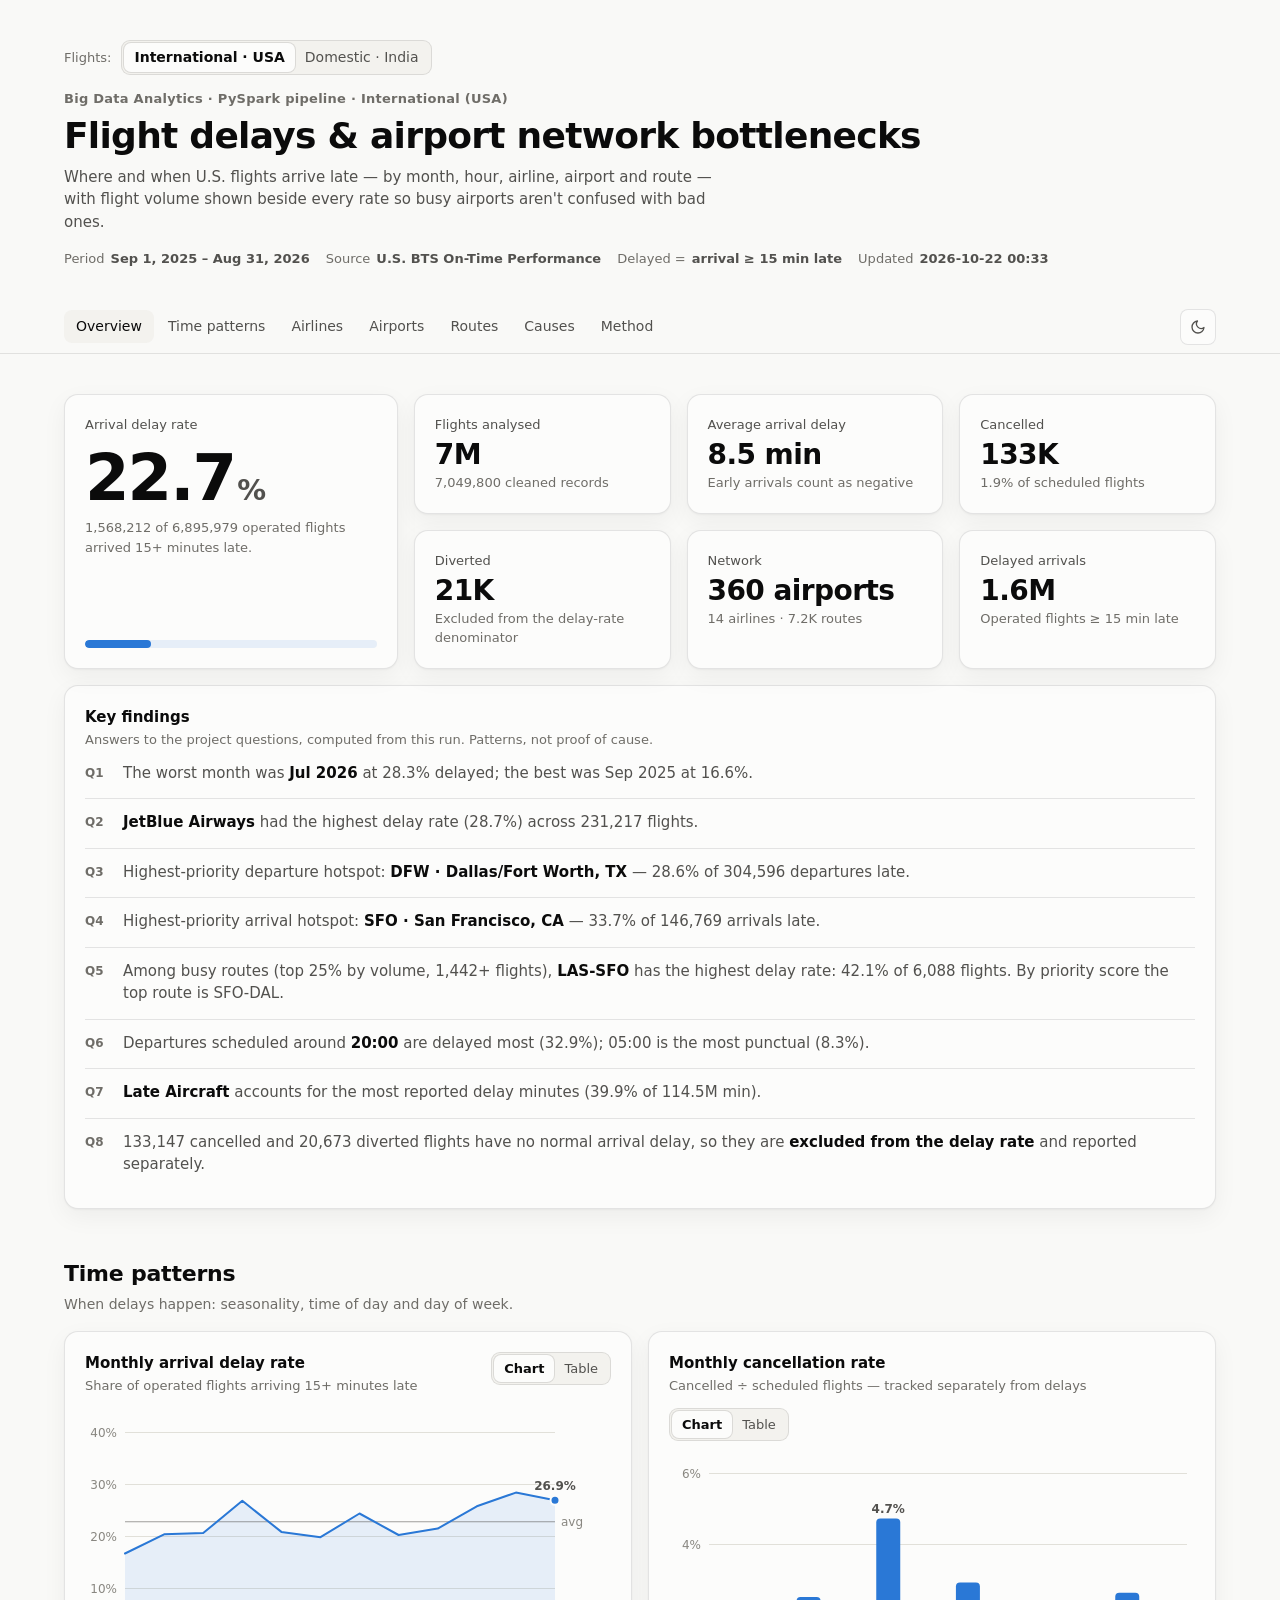
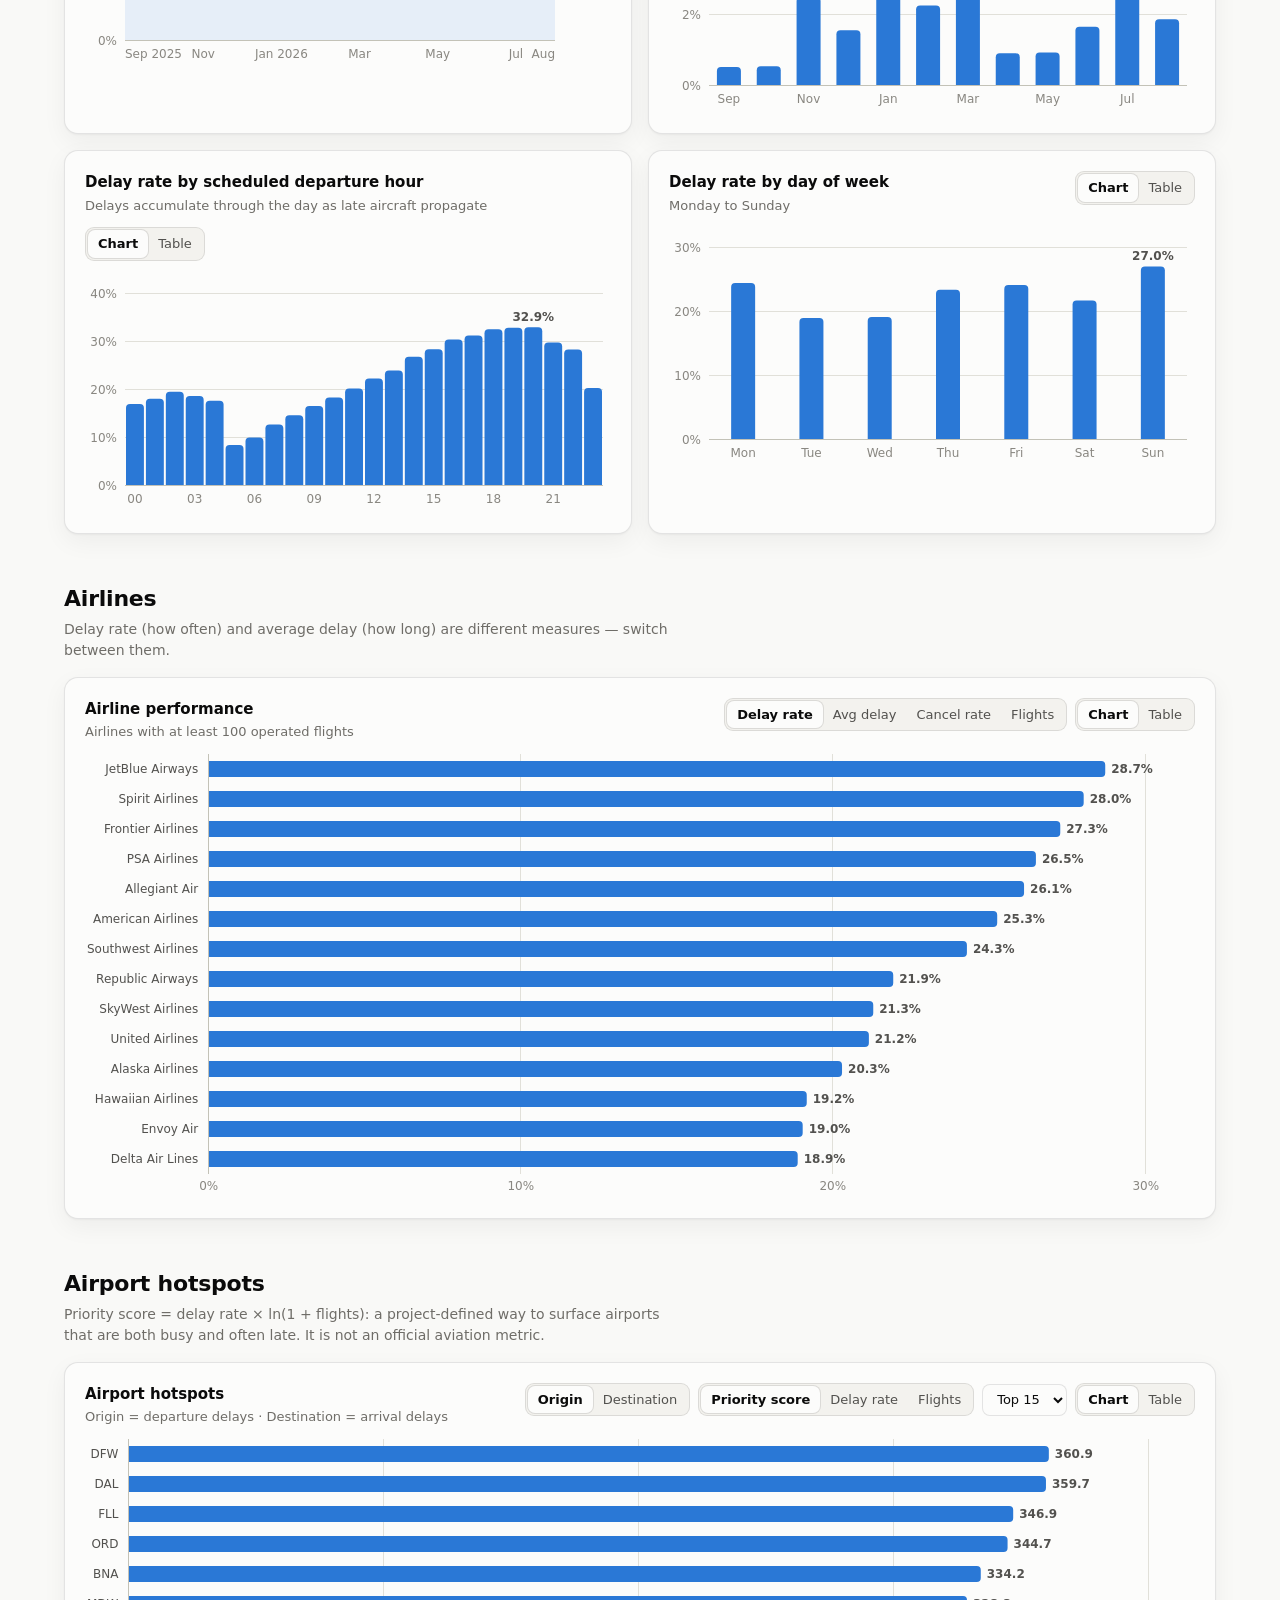
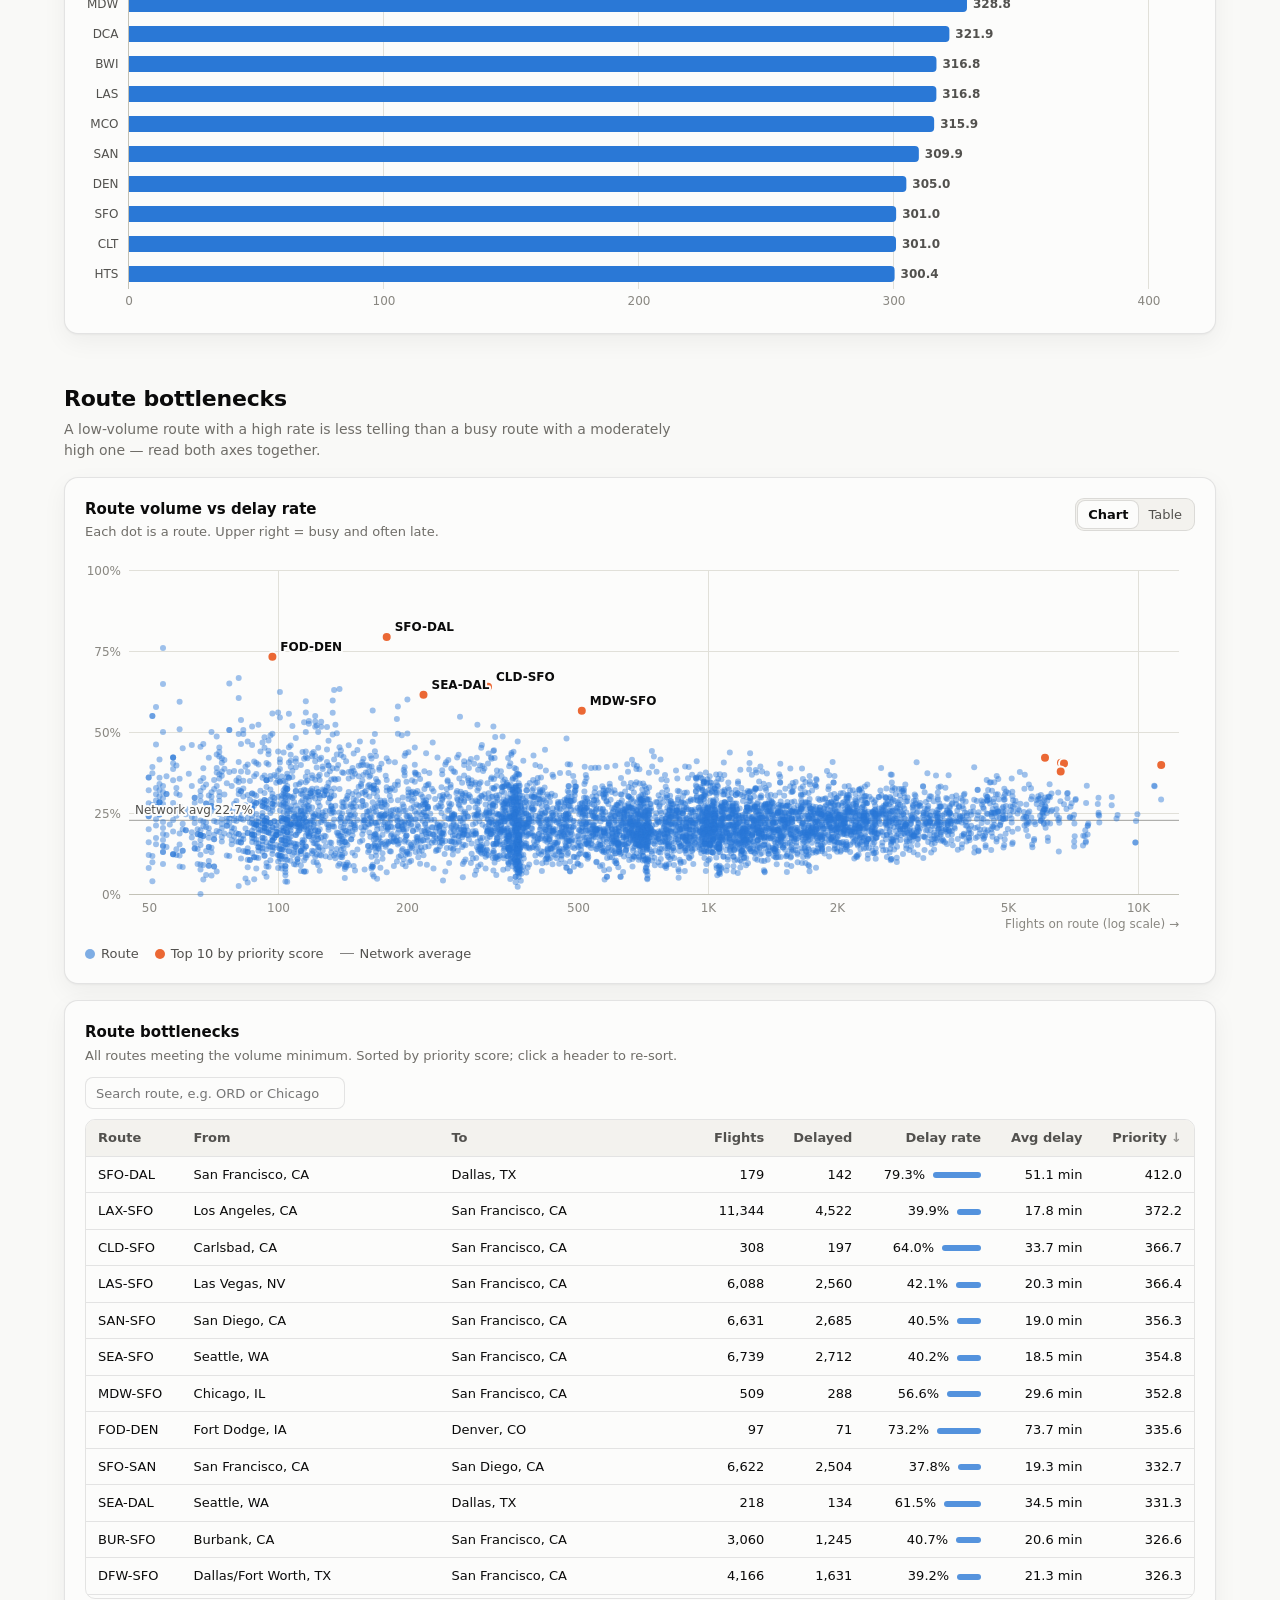
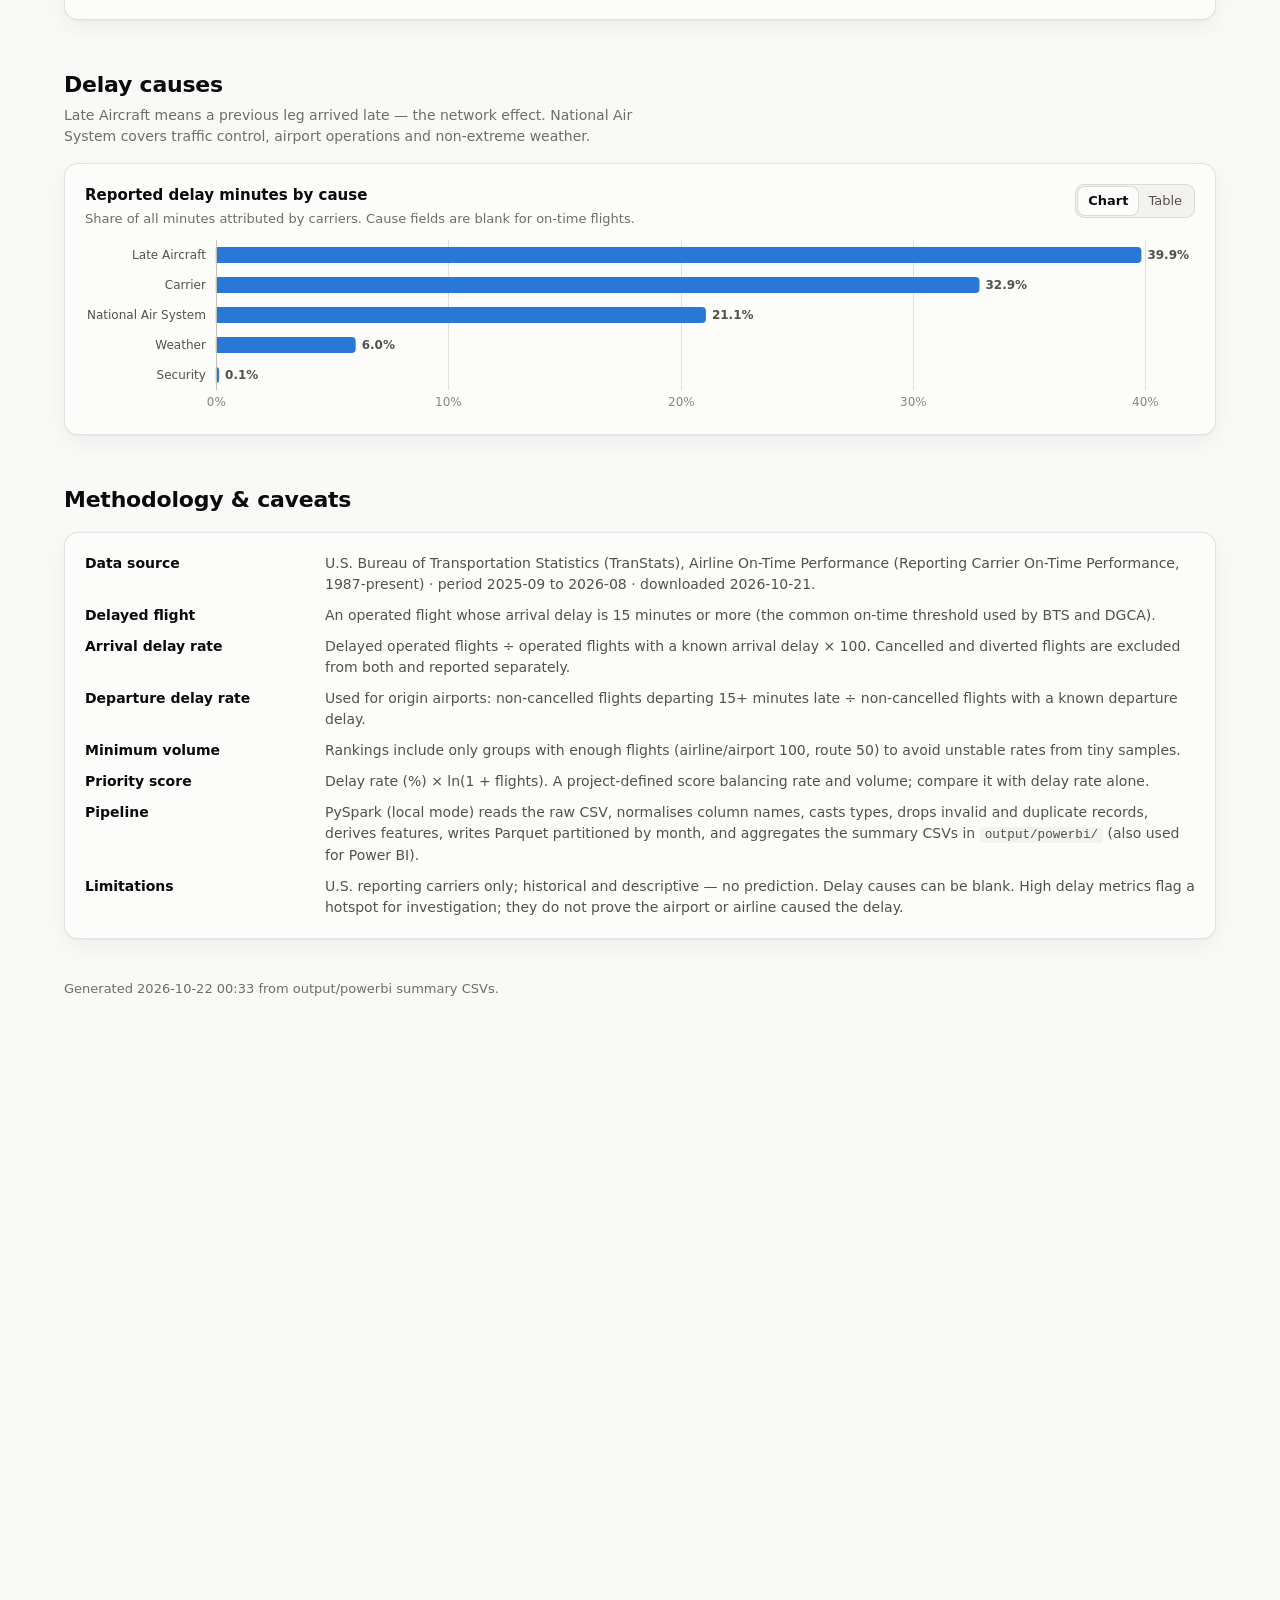
<file: dashboard/index.html>
<!doctype html>
<html lang="en">
<head>
<meta charset="utf-8">
<meta name="viewport" content="width=device-width, initial-scale=1">
<title>Flight Delay Analysis</title>
<meta name="description" content="Flight delay patterns and airport network bottlenecks for International (USA, BTS) and Domestic (India) flights, processed with PySpark.">
<link rel="icon" href="data:image/svg+xml,%3Csvg xmlns='http://www.w3.org/2000/svg' viewBox='0 0 24 24'%3E%3Cpath fill='%232a78d6' d='M21 16v-2l-8-5V3.5a1.5 1.5 0 0 0-3 0V9l-8 5v2l8-2.5V19l-2 1.5V22l3.5-1 3.5 1v-1.5L13 19v-5.5z'/%3E%3C/svg%3E">
<style>
:root {
  color-scheme: light;
  --page: #f9f9f7;
  --surface: #fcfcfb;
  --surface-2: #f3f2ee;
  --ink: #0b0b0b;
  --ink-2: #52514e;
  --muted: #6f6d68;
  --axis-text: #898781;
  --grid: #e1e0d9;
  --baseline: #c3c2b7;
  --border: rgba(11, 11, 11, 0.10);
  --series-1: #2a78d6;
  --series-1-wash: rgba(42, 120, 214, 0.10);
  --series-2: #eb6834;
  --series-1-hover: #1c5cab;
  --critical: #d03b3b;
  --warning-bg: #fff4dc;
  --warning-ink: #6b4a00;
  --focus: #2a78d6;
  --shadow: 0 1px 2px rgba(11, 11, 11, 0.04), 0 8px 24px rgba(11, 11, 11, 0.05);
}
@media (prefers-color-scheme: dark) {
  :root:not([data-theme="light"]) {
    color-scheme: dark;
    --page: #0d0d0d;
    --surface: #1a1a19;
    --surface-2: #232321;
    --ink: #f0efec;
    --ink-2: #c3c2b7;
    --muted: #9c9a93;
    --axis-text: #898781;
    --grid: #2c2c2a;
    --baseline: #383835;
    --border: rgba(255, 255, 255, 0.10);
    --series-1: #3987e5;
    --series-1-wash: rgba(57, 135, 229, 0.14);
    --series-2: #d95926;
    --series-1-hover: #6da7ec;
    --critical: #e66767;
    --warning-bg: #3a2e12;
    --warning-ink: #f5d690;
    --focus: #6da7ec;
    --shadow: none;
  }
}
:root[data-theme="dark"] {
  color-scheme: dark;
  --page: #0d0d0d;
  --surface: #1a1a19;
  --surface-2: #232321;
  --ink: #f0efec;
  --ink-2: #c3c2b7;
  --muted: #9c9a93;
  --axis-text: #898781;
  --grid: #2c2c2a;
  --baseline: #383835;
  --border: rgba(255, 255, 255, 0.10);
  --series-1: #3987e5;
  --series-1-wash: rgba(57, 135, 229, 0.14);
  --series-2: #d95926;
  --series-1-hover: #6da7ec;
  --critical: #e66767;
  --warning-bg: #3a2e12;
  --warning-ink: #f5d690;
  --focus: #6da7ec;
  --shadow: none;
}

* { box-sizing: border-box; }
html { scroll-behavior: smooth; scroll-padding-top: 72px; }
body {
  margin: 0;
  background: var(--page);
  color: var(--ink);
  font: 15px/1.5 system-ui, -apple-system, "Segoe UI", Roboto, sans-serif;
  -webkit-font-smoothing: antialiased;
}
a { color: var(--series-1); }
button { font: inherit; color: inherit; }
:focus-visible { outline: 2px solid var(--focus); outline-offset: 2px; border-radius: 4px; }

.wrap { max-width: 1200px; margin: 0 auto; padding: 0 24px; }
@media (max-width: 640px) { .wrap { padding: 0 16px; } }

/* Header */
header.top { padding: 40px 0 8px; }
.eyebrow { font-size: 13px; font-weight: 600; letter-spacing: .02em; color: var(--muted); margin: 0 0 6px; }
h1 { font-size: clamp(26px, 4vw, 36px); line-height: 1.15; margin: 0; letter-spacing: -0.02em; font-weight: 700; }
.lede { color: var(--ink-2); margin: 10px 0 0; max-width: 68ch; }
.meta-row { display: flex; flex-wrap: wrap; gap: 8px 16px; margin-top: 16px; font-size: 13px; color: var(--muted); }
.meta-row span { display: inline-flex; gap: 6px; align-items: center; }
.meta-row b { color: var(--ink-2); font-weight: 600; }
.banner {
  margin-top: 16px; padding: 10px 14px; border-radius: 10px;
  background: var(--warning-bg); color: var(--warning-ink); font-size: 14px;
  display: flex; gap: 10px; align-items: flex-start;
}
.banner svg { flex: none; margin-top: 2px; }
.dataset-switch { display: flex; flex-wrap: wrap; align-items: center; gap: 10px; margin: 0 0 14px; font-size: 13px; color: var(--muted); }
.dataset-switch .seg button { font-size: 14px; }

/* Nav */
nav.sections {
  position: sticky; top: 0; z-index: 20;
  background: color-mix(in srgb, var(--page) 88%, transparent);
  backdrop-filter: saturate(1.4) blur(10px);
  border-bottom: 1px solid var(--border);
  margin-top: 24px;
}
nav.sections .wrap { display: flex; align-items: center; gap: 4px; height: 52px; }
.nav-links { display: flex; gap: 2px; overflow-x: auto; scrollbar-width: none; flex: 1; min-width: 0; }
.nav-links::-webkit-scrollbar { display: none; }
.nav-links a {
  color: var(--ink-2); text-decoration: none; font-size: 14px; font-weight: 500;
  padding: 6px 12px; border-radius: 8px; white-space: nowrap;
}
.nav-links a:hover { background: var(--surface-2); color: var(--ink); }
.nav-links a.active { color: var(--ink); background: var(--surface-2); }
.icon-btn {
  flex: none; width: 36px; height: 36px; border-radius: 8px; border: 1px solid var(--border);
  background: var(--surface); display: grid; place-items: center; cursor: pointer; color: var(--ink-2);
}
.icon-btn:hover { color: var(--ink); background: var(--surface-2); }

/* Sections */
section.block { padding: 40px 0 8px; }
.section-head { display: flex; flex-wrap: wrap; align-items: end; justify-content: space-between; gap: 12px; margin-bottom: 16px; }
h2 { font-size: 22px; margin: 0; letter-spacing: -0.01em; }
.section-sub { color: var(--muted); margin: 4px 0 0; font-size: 14px; max-width: 70ch; }
.grid { display: grid; gap: 16px; }
.grid.two { grid-template-columns: repeat(2, minmax(0, 1fr)); }
@media (max-width: 900px) { .grid.two { grid-template-columns: minmax(0, 1fr); } }

.card {
  background: var(--surface); border: 1px solid var(--border); border-radius: 14px;
  padding: 20px; box-shadow: var(--shadow); min-width: 0;
}
.card-head { display: flex; justify-content: space-between; align-items: start; gap: 12px; margin-bottom: 12px; flex-wrap: wrap; }
.card h3 { font-size: 15px; margin: 0; font-weight: 600; }
.card .sub { font-size: 13px; color: var(--muted); margin: 2px 0 0; }
.controls { display: flex; flex-wrap: wrap; gap: 8px; align-items: center; }

/* Segmented control */
.seg { display: inline-flex; padding: 2px; border-radius: 9px; background: var(--surface-2); border: 1px solid var(--border); }
.seg button {
  border: 0; background: transparent; padding: 4px 10px; border-radius: 7px; cursor: pointer;
  font-size: 13px; color: var(--ink-2); white-space: nowrap;
}
.seg button[aria-pressed="true"] { background: var(--surface); color: var(--ink); box-shadow: 0 0 0 1px var(--border); font-weight: 600; }
.seg button:hover:not([aria-pressed="true"]) { color: var(--ink); }

input[type="search"], select {
  font: inherit; font-size: 13px; color: var(--ink); background: var(--surface);
  border: 1px solid var(--border); border-radius: 8px; padding: 5px 10px; height: 32px;
}
input[type="search"] { width: 260px; max-width: 100%; }

/* KPI */
.kpis { display: grid; grid-template-columns: 1.3fr repeat(3, minmax(0, 1fr)); gap: 16px; }
@media (max-width: 1000px) { .kpis { grid-template-columns: repeat(2, minmax(0, 1fr)); } }
@media (max-width: 520px) { .kpis { grid-template-columns: minmax(0, 1fr); } }
.hero { grid-row: span 2; display: flex; flex-direction: column; justify-content: space-between; }
@media (max-width: 1000px) { .hero { grid-row: auto; grid-column: 1 / -1; } }
.tile-label { font-size: 13px; color: var(--ink-2); margin: 0; }
.hero-value { font-size: clamp(48px, 7vw, 64px); font-weight: 650; letter-spacing: -0.03em; line-height: 1; margin: 12px 0 8px; }
.hero-value small { font-size: .45em; font-weight: 600; color: var(--ink-2); margin-left: 2px; }
.tile-value { font-size: 28px; font-weight: 650; letter-spacing: -0.02em; margin: 6px 0 2px; line-height: 1.1; }
.tile-note { font-size: 13px; color: var(--muted); margin: 0; }
.meter { height: 8px; border-radius: 4px; background: var(--series-1-wash); overflow: hidden; margin-top: 16px; }
.meter > i { display: block; height: 100%; background: var(--series-1); border-radius: 4px; }

.findings { list-style: none; margin: 0; padding: 0; display: grid; gap: 2px; }
.findings li { display: grid; grid-template-columns: 28px 1fr; gap: 10px; padding: 12px 0; border-top: 1px solid var(--border); }
.findings li:first-child { border-top: 0; padding-top: 0; }
.findings .q { font-size: 12px; font-weight: 700; color: var(--muted); padding-top: 2px; }
.findings p { margin: 0; color: var(--ink-2); }
.findings strong { color: var(--ink); font-weight: 600; }

/* Charts */
.chart { position: relative; width: 100%; }
.chart svg { display: block; width: 100%; overflow: visible; }
.chart text { font-size: 12px; fill: var(--axis-text); font-variant-numeric: tabular-nums; }
.chart text.label { fill: var(--ink-2); }
.chart text.label-strong { fill: var(--ink); font-weight: 600; }
.chart text.value { fill: var(--ink-2); font-weight: 600; }
.chart .gridline { stroke: var(--grid); stroke-width: 1; shape-rendering: crispEdges; }
.chart .baseline { stroke: var(--baseline); stroke-width: 1; shape-rendering: crispEdges; }
.chart .ref { stroke: var(--ink-2); stroke-width: 1; opacity: .55; }
.chart text.halo { paint-order: stroke; stroke: var(--surface); stroke-width: 4px; stroke-linejoin: round; }
.chart .mark { fill: var(--series-1); transition: fill .12s; }
.chart .mark.alt { fill: var(--series-2); }
.chart .hit { fill: transparent; cursor: default; }
.chart .hit:hover + .mark, .chart .row:hover .mark, .chart .row:focus .mark { fill: var(--series-1-hover); }
.chart .row:focus { outline: none; }
.chart .row:focus .hit { stroke: var(--focus); stroke-width: 2; }
.chart .line { fill: none; stroke: var(--series-1); stroke-width: 2; stroke-linejoin: round; stroke-linecap: round; }
.chart .area { fill: var(--series-1-wash); }
.chart .dot { fill: var(--series-1); stroke: var(--surface); stroke-width: 2; }
.chart .crosshair { stroke: var(--baseline); stroke-width: 1; }
.chart .scatter-dot { fill: var(--series-1); fill-opacity: .45; }
.chart .scatter-dot.alt { fill: var(--series-2); fill-opacity: 1; stroke: var(--surface); stroke-width: 2; }
.chart .scatter-dot.hover { fill-opacity: 1; stroke: var(--ink); stroke-width: 1.5; }

.legend { display: flex; flex-wrap: wrap; gap: 6px 16px; font-size: 13px; color: var(--ink-2); margin-top: 10px; }
.legend span { display: inline-flex; align-items: center; gap: 6px; }
.legend i { width: 10px; height: 10px; border-radius: 50%; display: inline-block; }
.legend i.line { width: 14px; height: 0; border-radius: 0; border-top: 1px solid var(--ink-2); opacity: .7; }

.tooltip {
  position: fixed; z-index: 50; pointer-events: none; min-width: 140px; max-width: 260px;
  background: var(--surface); border: 1px solid var(--border); border-radius: 10px;
  box-shadow: 0 8px 24px rgba(0, 0, 0, .14); padding: 10px 12px; font-size: 13px;
  opacity: 0; transform: translateY(4px); transition: opacity .1s, transform .1s;
}
.tooltip.show { opacity: 1; transform: none; }
.tooltip .tt-title { font-weight: 600; color: var(--ink); margin-bottom: 6px; }
.tooltip .tt-row { display: flex; justify-content: space-between; gap: 16px; color: var(--muted); }
.tooltip .tt-row b { color: var(--ink); font-weight: 600; font-variant-numeric: tabular-nums; }

/* Tables */
.table-wrap { overflow-x: auto; border: 1px solid var(--border); border-radius: 10px; max-height: 480px; overflow-y: auto; }
table { border-collapse: collapse; width: 100%; font-size: 13px; }
th, td { padding: 8px 12px; text-align: left; white-space: nowrap; border-bottom: 1px solid var(--border); }
th { position: sticky; top: 0; background: var(--surface-2); color: var(--ink-2); font-weight: 600; z-index: 1; }
th.sortable { cursor: pointer; user-select: none; }
th.sortable:hover { color: var(--ink); }
th .arrow { opacity: .6; margin-left: 4px; }
td.num, th.num { text-align: right; font-variant-numeric: tabular-nums; }
tbody tr:last-child td { border-bottom: 0; }
tbody tr:hover td { background: var(--surface-2); }
.cell-bar { display: inline-block; height: 6px; border-radius: 3px; background: var(--series-1); vertical-align: middle; margin-left: 8px; opacity: .8; }
.empty { padding: 32px 16px; text-align: center; color: var(--muted); font-size: 14px; border: 1px dashed var(--border); border-radius: 10px; }

.method dl { display: grid; grid-template-columns: minmax(140px, 220px) 1fr; gap: 10px 20px; margin: 0; }
@media (max-width: 640px) { .method dl { grid-template-columns: 1fr; gap: 2px; } .method dd { margin-bottom: 10px; } }
.method dt { font-weight: 600; font-size: 14px; }
.method dd { margin: 0; color: var(--ink-2); font-size: 14px; }
code { font-family: ui-monospace, "Cascadia Code", Consolas, monospace; font-size: .9em; background: var(--surface-2); padding: 1px 5px; border-radius: 4px; }
footer { padding: 32px 0 48px; color: var(--muted); font-size: 13px; }
.visually-hidden { position: absolute; width: 1px; height: 1px; overflow: hidden; clip: rect(0 0 0 0); white-space: nowrap; }
.error-box { margin: 80px auto; max-width: 560px; }
@media (prefers-reduced-motion: reduce) { html { scroll-behavior: auto; } * { transition: none !important; } }
</style>
</head>
<body>
<div id="app"></div>
<div class="tooltip" id="tooltip" role="status" aria-live="polite"></div>

<script src="data-usa.js"></script>
<script src="data-india.js"></script>
<script>
"use strict";
(function () {
  const app = document.getElementById("app");
  /* ---------- Dataset: International (USA) or Domestic (India) ---------- */
  const SETS = window.DASHBOARD_DATASETS || {};
  const DATASET_ORDER = ["usa", "india"].filter(k => SETS[k]);
  const DATASET_KEY = "flight-dashboard-dataset";
  const datasetKey = (() => {
    try { const q = new URLSearchParams(location.search).get("dataset"); if (q && SETS[q]) return q; } catch (e) { /* no query */ }
    try { const v = localStorage.getItem(DATASET_KEY); if (v && SETS[v]) return v; } catch (e) { /* storage blocked */ }
    return DATASET_ORDER[0];
  })();
  const D = SETS[datasetKey];

  if (!D) {
    app.innerHTML = '<div class="wrap"><div class="card error-box"><h2>No data yet</h2>' +
      '<p class="section-sub">Run the pipeline first, then reload this page:</p>' +
      '<p><code>python src\\flight_delay_pipeline.py</code></p>' +
      '<p class="section-sub">It writes <code>dashboard/data-usa.js</code> (and <code>data-india.js</code> with <code>--dataset india</code>) next to this file.</p></div></div>';
    return;
  }

  /* ---------- Theme ---------- */
  const THEME_KEY = "flight-dashboard-theme";
  function storedTheme() { try { return localStorage.getItem(THEME_KEY); } catch (e) { return null; } }
  function applyTheme(theme) {
    if (theme) document.documentElement.setAttribute("data-theme", theme);
    else document.documentElement.removeAttribute("data-theme");
  }
  if (storedTheme()) applyTheme(storedTheme());
  function isDark() {
    const t = document.documentElement.getAttribute("data-theme");
    if (t) return t === "dark";
    return window.matchMedia("(prefers-color-scheme: dark)").matches;
  }

  /* ---------- Formatting ---------- */
  const nf0 = new Intl.NumberFormat("en-US", { maximumFractionDigits: 0 });
  const nf1 = new Intl.NumberFormat("en-US", { minimumFractionDigits: 1, maximumFractionDigits: 1 });
  const fmt = {
    int: v => v == null ? "–" : nf0.format(v),
    pct: v => v == null ? "–" : nf1.format(v) + "%",
    min: v => v == null ? "–" : nf1.format(v) + " min",
    num1: v => v == null ? "–" : nf1.format(v),
    compact(v) {
      if (v == null) return "–";
      const a = Math.abs(v);
      if (a >= 1e9) return trimZero((v / 1e9).toFixed(1)) + "B";
      if (a >= 1e6) return trimZero((v / 1e6).toFixed(1)) + "M";
      if (a >= 1e3) return trimZero((v / 1e3).toFixed(a >= 1e4 ? 0 : 1)) + "K";
      return nf0.format(v);
    },
  };
  function trimZero(s) { return s.replace(/\.0$/, ""); }
  const MONTHS = ["Jan", "Feb", "Mar", "Apr", "May", "Jun", "Jul", "Aug", "Sep", "Oct", "Nov", "Dec"];
  function monthLabel(ym, withYear) {
    const [y, m] = String(ym).split("-");
    return MONTHS[+m - 1] + (withYear ? " " + y : "");
  }
  function hourLabel(h) { return String(h).padStart(2, "0") + ":00"; }
  function ymd(n) {
    if (!n) return null;
    const s = String(Math.round(n));
    return new Date(+s.slice(0, 4), +s.slice(4, 6) - 1, +s.slice(6, 8));
  }
  function niceDate(d) { return d ? d.toLocaleDateString("en-US", { month: "short", day: "numeric", year: "numeric" }) : "–"; }

  /* ---------- DOM helpers ---------- */
  function el(tag, attrs, ...children) {
    const node = document.createElement(tag);
    for (const [k, v] of Object.entries(attrs || {})) {
      if (v == null || v === false) continue;
      if (k === "class") node.className = v;
      else if (k === "text") node.textContent = v;
      else if (k.startsWith("on")) node.addEventListener(k.slice(2), v);
      else node.setAttribute(k, v === true ? "" : v);
    }
    for (const c of children.flat()) if (c != null) node.append(c.nodeType ? c : document.createTextNode(String(c)));
    return node;
  }
  const SVGNS = "http://www.w3.org/2000/svg";
  function s(tag, attrs, text) {
    const node = document.createElementNS(SVGNS, tag);
    for (const [k, v] of Object.entries(attrs || {})) if (v != null) node.setAttribute(k, v);
    if (text != null) node.textContent = text;
    return node;
  }
  function icon(path, size) {
    const svg = s("svg", { width: size || 16, height: size || 16, viewBox: "0 0 24 24", fill: "none", stroke: "currentColor", "stroke-width": 2, "stroke-linecap": "round", "stroke-linejoin": "round", "aria-hidden": "true" });
    svg.innerHTML = path;
    return svg;
  }
  const ICONS = {
    sun: '<circle cx="12" cy="12" r="4"/><path d="M12 2v2M12 20v2M4.9 4.9l1.4 1.4M17.7 17.7l1.4 1.4M2 12h2M20 12h2M4.9 19.1l1.4-1.4M17.7 6.3l1.4-1.4"/>',
    moon: '<path d="M21 12.8A9 9 0 1 1 11.2 3a7 7 0 0 0 9.8 9.8z"/>',
    alert: '<path d="M10.3 3.9 1.8 18a2 2 0 0 0 1.7 3h17a2 2 0 0 0 1.7-3L13.7 3.9a2 2 0 0 0-3.4 0z"/><path d="M12 9v4M12 17h.01"/>',
  };

  /* ---------- Tooltip ---------- */
  const tip = document.getElementById("tooltip");
  function showTip(evt, title, rows) {
    tip.replaceChildren(el("div", { class: "tt-title", text: title }),
      ...rows.map(([k, v]) => el("div", { class: "tt-row" }, el("span", { text: k }), el("b", { text: v }))));
    tip.classList.add("show");
    moveTip(evt);
  }
  function moveTip(evt) {
    let x, y;
    if (evt && evt.clientX != null && evt.type !== "focus") { x = evt.clientX; y = evt.clientY; }
    else if (evt && evt.target && evt.target.getBoundingClientRect) {
      const r = evt.target.getBoundingClientRect(); x = r.left + r.width / 2; y = r.top;
    } else return;
    const w = tip.offsetWidth, h = tip.offsetHeight;
    let left = x + 14, top = y - h - 12;
    if (left + w > window.innerWidth - 8) left = x - w - 14;
    if (left < 8) left = 8;
    if (top < 8) top = y + 18;
    tip.style.left = left + "px"; tip.style.top = top + "px";
  }
  function hideTip() { tip.classList.remove("show"); }
  window.addEventListener("scroll", hideTip, { passive: true });

  /* ---------- Scales ---------- */
  function niceStep(v) {
    const exp = Math.pow(10, Math.floor(Math.log10(v)));
    const f = v / exp;
    return (f <= 1 ? 1 : f <= 2 ? 2 : f <= 2.5 ? 2.5 : f <= 5 ? 5 : 10) * exp;
  }
  // Axis from 0 to the first clean tick at or above the data maximum.
  function niceScale(dataMax, count) {
    if (!(dataMax > 0)) return { max: 1, ticks: [0, 1] };
    const step = niceStep(dataMax / (count || 4));
    const max = Math.ceil(dataMax / step - 1e-9) * step;
    const out = [];
    for (let t = 0; t <= max + 1e-9; t += step) out.push(+t.toFixed(10));
    return { max, ticks: out };
  }
  function measureText(text) {
    measureText.ctx = measureText.ctx || document.createElement("canvas").getContext("2d");
    measureText.ctx.font = "12px system-ui, -apple-system, Segoe UI, sans-serif";
    return measureText.ctx.measureText(text).width;
  }
  // Bar path with 4px rounded data-end, square at the baseline.
  function hBarPath(x0, y, w, h, r) {
    r = Math.min(r, w, h / 2);
    if (w <= 0) return "";
    return `M${x0},${y}H${x0 + w - r}Q${x0 + w},${y} ${x0 + w},${y + r}V${y + h - r}Q${x0 + w},${y + h} ${x0 + w - r},${y + h}H${x0}Z`;
  }
  function vBarPath(x, y0, w, h, r) {
    r = Math.min(r, h, w / 2);
    if (h <= 0) return "";
    return `M${x},${y0}V${y0 - h + r}Q${x},${y0 - h} ${x + r},${y0 - h}H${x + w - r}Q${x + w},${y0 - h} ${x + w},${y0 - h + r}V${y0}Z`;
  }

  /* ---------- Charts ---------- */
  // Horizontal bars: ranked categories.
  function hBarChart(host, rows, opt) {
    host.replaceChildren();
    if (!rows.length) { host.append(emptyNote(opt.empty)); return; }
    const width = host.clientWidth || 600;
    const band = 30, bar = 16;
    const labelW = Math.min(Math.max(...rows.map(r => measureText(opt.label(r)))) + 12, width * 0.42, 220);
    const valueW = Math.max(...rows.map(r => measureText(opt.fmt(opt.value(r))))) + 12;
    const plotW = Math.max(40, width - labelW - valueW);
    const scale = niceScale(Math.max(...rows.map(opt.value), 0), width < 500 ? 3 : 5), max = scale.max;
    const height = rows.length * band + 24;
    const svg = s("svg", { viewBox: `0 0 ${width} ${height}`, height, role: "img", "aria-label": opt.aria });
    const g = s("g", { transform: `translate(${labelW},0)` });
    scale.ticks.forEach(t => {
      const x = Math.round(t / max * plotW) + 0.5;
      g.append(s("line", { class: "gridline", x1: x, x2: x, y1: 0, y2: rows.length * band }));
      g.append(s("text", { x, y: rows.length * band + 16, "text-anchor": "middle" }, opt.tick ? opt.tick(t) : fmt.compact(t)));
    });
    rows.forEach((r, i) => {
      const v = opt.value(r) || 0;
      const y = i * band + (band - bar) / 2;
      const w = Math.max(v / max * plotW, v > 0 ? 2 : 0);
      const row = s("g", { class: "row", tabindex: 0, role: "listitem", "aria-label": `${opt.label(r)}: ${opt.fmt(v)}` });
      row.append(s("rect", { class: "hit", x: -labelW, y: i * band, width: labelW + plotW + valueW, height: band }));
      row.append(s("path", { class: "mark" + (opt.highlight && opt.highlight(r) ? " alt" : ""), d: hBarPath(0, y, w, bar, 4) }));
      row.append(s("text", { class: "label", x: -10, y: y + bar / 2 + 4, "text-anchor": "end" }, opt.label(r)));
      row.append(s("text", { class: "value", x: w + 6, y: y + bar / 2 + 4 }, opt.fmt(v)));
      const tt = e => showTip(e, opt.title ? opt.title(r) : opt.label(r), opt.tooltip(r));
      row.addEventListener("pointerenter", tt); row.addEventListener("pointermove", moveTip);
      row.addEventListener("pointerleave", hideTip); row.addEventListener("focus", tt); row.addEventListener("blur", hideTip);
      g.append(row);
    });
    g.append(s("line", { class: "baseline", x1: 0.5, x2: 0.5, y1: 0, y2: rows.length * band }));
    svg.append(g);
    host.append(svg);
  }

  // Vertical columns: ordered categories (hours, weekdays, months).
  function columnChart(host, rows, opt) {
    host.replaceChildren();
    if (!rows.length) { host.append(emptyNote(opt.empty)); return; }
    const width = host.clientWidth || 600, height = opt.height || 240;
    const m = { t: 20, r: 8, b: 28, l: 40 };
    const pw = width - m.l - m.r, ph = height - m.t - m.b;
    const scale = niceScale(Math.max(...rows.map(opt.value), 0) * 1.08, 4), max = scale.max;
    const bandW = pw / rows.length;
    const barW = Math.max(2, Math.min(24, bandW - 2));
    const svg = s("svg", { viewBox: `0 0 ${width} ${height}`, height, role: "img", "aria-label": opt.aria });
    const g = s("g", { transform: `translate(${m.l},${m.t})` });
    scale.ticks.forEach(t => {
      const y = Math.round(ph - t / max * ph) + 0.5;
      g.append(s("line", { class: "gridline", x1: 0, x2: pw, y1: y, y2: y }));
      g.append(s("text", { x: -8, y: y + 4, "text-anchor": "end" }, opt.tick ? opt.tick(t) : fmt.compact(t)));
    });
    const maxV = Math.max(...rows.map(opt.value));
    const labelEvery = Math.ceil(rows.length / Math.max(1, Math.floor(pw / 44)));
    rows.forEach((r, i) => {
      const v = opt.value(r) || 0, h = v / max * ph;
      const x = i * bandW + (bandW - barW) / 2;
      const row = s("g", { class: "row", tabindex: 0, role: "listitem", "aria-label": `${opt.label(r)}: ${opt.fmt(v)}` });
      row.append(s("rect", { class: "hit", x: i * bandW, y: 0, width: bandW, height: ph }));
      row.append(s("path", { class: "mark", d: vBarPath(x, ph, barW, h, 4) }));
      if (v === maxV) row.append(s("text", { class: "value", x: x + barW / 2, y: ph - h - 6, "text-anchor": "middle" }, opt.fmt(v)));
      const tt = e => showTip(e, opt.title ? opt.title(r) : opt.label(r), opt.tooltip(r));
      row.addEventListener("pointerenter", tt); row.addEventListener("pointermove", moveTip);
      row.addEventListener("pointerleave", hideTip); row.addEventListener("focus", tt); row.addEventListener("blur", hideTip);
      g.append(row);
      if (i % labelEvery === 0) g.append(s("text", { x: i * bandW + bandW / 2, y: ph + 18, "text-anchor": "middle" }, opt.short ? opt.short(r) : opt.label(r)));
    });
    g.append(s("line", { class: "baseline", x1: 0, x2: pw, y1: ph + 0.5, y2: ph + 0.5 }));
    svg.append(g);
    host.append(svg);
  }

  // Line over time with crosshair readout.
  function lineChart(host, rows, opt) {
    host.replaceChildren();
    if (!rows.length) { host.append(emptyNote(opt.empty)); return; }
    const width = host.clientWidth || 600, height = opt.height || 260;
    const m = { t: 24, r: 56, b: 28, l: 40 };
    const pw = width - m.l - m.r, ph = height - m.t - m.b;
    const vals = rows.map(opt.value);
    const scale = niceScale(Math.max(...vals, opt.ref || 0) * 1.1, 4), max = scale.max;
    const X = i => rows.length === 1 ? pw / 2 : i / (rows.length - 1) * pw;
    const Y = v => ph - v / max * ph;
    const svg = s("svg", { viewBox: `0 0 ${width} ${height}`, height, role: "img", "aria-label": opt.aria });
    const g = s("g", { transform: `translate(${m.l},${m.t})` });
    scale.ticks.forEach(t => {
      const y = Math.round(Y(t)) + 0.5;
      g.append(s("line", { class: "gridline", x1: 0, x2: pw, y1: y, y2: y }));
      g.append(s("text", { x: -8, y: y + 4, "text-anchor": "end" }, opt.tick ? opt.tick(t) : fmt.compact(t)));
    });
    const labelEvery = Math.ceil(rows.length / Math.max(1, Math.floor(pw / 56)));
    rows.forEach((r, i) => {
      if (i % labelEvery === 0 || i === rows.length - 1 && rows.length < 14)
        g.append(s("text", { x: X(i), y: ph + 18, "text-anchor": i === 0 ? "start" : i === rows.length - 1 ? "end" : "middle" }, opt.short(r, i)));
    });
    const pts = rows.map((r, i) => [X(i), Y(opt.value(r) || 0)]);
    const line = pts.map((p, i) => (i ? "L" : "M") + p[0].toFixed(1) + "," + p[1].toFixed(1)).join("");
    g.append(s("path", { class: "area", d: line + `L${pts[pts.length - 1][0]},${ph}L${pts[0][0]},${ph}Z` }));
    g.append(s("line", { class: "baseline", x1: 0, x2: pw, y1: ph + 0.5, y2: ph + 0.5 }));
    if (opt.ref != null) {
      const y = Y(opt.ref);
      g.append(s("line", { class: "ref", x1: 0, x2: pw, y1: y, y2: y }));
      g.append(s("text", { x: pw + 6, y: y + 4 }, opt.refLabel));
    }
    g.append(s("path", { class: "line", d: line }));
    // Label the peak and the last point only.
    const peak = vals.indexOf(Math.max(...vals));
    const last = rows.length - 1;
    // Skip the peak label when it would crowd the end label.
    const labelled = peak !== last && Math.abs(pts[peak][0] - pts[last][0]) < 56 ? [last] : [peak, last];
    labelled.filter((v, i, a) => a.indexOf(v) === i).forEach(i => {
      g.append(s("circle", { class: "dot", cx: pts[i][0], cy: pts[i][1], r: 4.5 }));
      g.append(s("text", { class: "value", x: pts[i][0], y: pts[i][1] - 10, "text-anchor": "middle" }, opt.fmt(vals[i])));
    });
    const cross = s("line", { class: "crosshair", y1: 0, y2: ph, visibility: "hidden" });
    const hoverDot = s("circle", { class: "dot", r: 5, visibility: "hidden" });
    g.append(cross, hoverDot);
    const overlay = s("rect", { x: 0, y: 0, width: pw, height: ph, fill: "transparent", tabindex: 0, "aria-label": "Use left and right arrow keys to read values" });
    let active = -1;
    function activate(i, evt) {
      active = Math.max(0, Math.min(rows.length - 1, i));
      const [x, y] = pts[active];
      cross.setAttribute("x1", x); cross.setAttribute("x2", x); cross.setAttribute("visibility", "visible");
      hoverDot.setAttribute("cx", x); hoverDot.setAttribute("cy", y); hoverDot.setAttribute("visibility", "visible");
      showTip(evt, opt.title(rows[active]), opt.tooltip(rows[active]));
    }
    function clear() { cross.setAttribute("visibility", "hidden"); hoverDot.setAttribute("visibility", "hidden"); hideTip(); }
    overlay.addEventListener("pointermove", e => {
      const rect = overlay.getBoundingClientRect();
      const px = (e.clientX - rect.left) / rect.width * pw;
      activate(rows.length === 1 ? 0 : Math.round(px / pw * (rows.length - 1)), e);
    });
    overlay.addEventListener("pointerleave", clear);
    overlay.addEventListener("blur", clear);
    overlay.addEventListener("keydown", e => {
      if (e.key !== "ArrowRight" && e.key !== "ArrowLeft") return;
      e.preventDefault();
      const i = active < 0 ? 0 : active + (e.key === "ArrowRight" ? 1 : -1);
      const rect = overlay.getBoundingClientRect();
      activate(i, { clientX: rect.left + X(Math.max(0, Math.min(rows.length - 1, i))) / pw * rect.width, clientY: rect.top + 20 });
    });
    g.append(overlay);
    svg.append(g);
    host.append(svg);
  }

  // Scatter: route volume (log x) vs delay rate, nearest-point hover.
  function scatterChart(host, rows, opt) {
    host.replaceChildren();
    if (!rows.length) { host.append(emptyNote(opt.empty)); return; }
    const width = host.clientWidth || 600, height = opt.height || 360;
    const m = { t: 16, r: 16, b: 40, l: 44 };
    const pw = width - m.l - m.r, ph = height - m.t - m.b;
    const xs = rows.map(opt.x), ys = rows.map(opt.y);
    const xMin = Math.max(1, Math.min(...xs)), xMax = Math.max(...xs);
    const lx0 = Math.log10(xMin * 0.9), lx1 = Math.log10(xMax * 1.1);
    const yScale = niceScale(Math.max(...ys) * 1.05, 4), yMax = yScale.max;
    const X = v => (Math.log10(Math.max(v, 1)) - lx0) / Math.max(1e-9, lx1 - lx0) * pw;
    const Y = v => ph - v / yMax * ph;
    const svg = s("svg", { viewBox: `0 0 ${width} ${height}`, height, role: "img", "aria-label": opt.aria });
    const g = s("g", { transform: `translate(${m.l},${m.t})` });
    yScale.ticks.forEach(t => {
      const y = Math.round(Y(t)) + 0.5;
      g.append(s("line", { class: "gridline", x1: 0, x2: pw, y1: y, y2: y }));
      g.append(s("text", { x: -8, y: y + 4, "text-anchor": "end" }, t + "%"));
    });
    for (let p = Math.floor(lx0); p <= Math.ceil(lx1); p++) {
      [1, 2, 5].forEach(k => {
        const v = k * Math.pow(10, p);
        if (v < Math.pow(10, lx0) || v > Math.pow(10, lx1)) return;
        if (pw < 420 && k === 2) return;
        const x = Math.round(X(v)) + 0.5;
        if (k === 1) g.append(s("line", { class: "gridline", x1: x, x2: x, y1: 0, y2: ph }));
        g.append(s("text", { x, y: ph + 18, "text-anchor": "middle" }, fmt.compact(v)));
      });
    }
    g.append(s("text", { x: pw, y: ph + 34, "text-anchor": "end" }, "Flights on route (log scale) →"));
    g.append(s("line", { class: "baseline", x1: 0, x2: pw, y1: ph + 0.5, y2: ph + 0.5 }));
    if (opt.ref != null) {
      const y = Y(opt.ref);
      g.append(s("line", { class: "ref", x1: 0, x2: pw, y1: y, y2: y }));
      var refText = s("text", { x: 6, y: y - 6, class: "label halo" }, opt.refLabel);
    }
    const pts = rows.map(r => ({ r, x: X(opt.x(r)), y: Y(opt.y(r)), hi: opt.highlight(r) }));
    const base = s("g"), top = s("g"), labels = s("g");
    pts.forEach(p => {
      const c = s("circle", { class: "scatter-dot" + (p.hi ? " alt" : ""), cx: p.x.toFixed(1), cy: p.y.toFixed(1), r: p.hi ? 5 : 3 });
      p.node = c;
      (p.hi ? top : base).append(c);
    });
    // Label the highlighted points, skipping any label that would collide with one already placed.
    const placed = [];
    pts.filter(p => p.hi).slice(0, opt.labelCount || 5).forEach(p => {
      const text = opt.label(p.r), w = measureText(text);
      const right = p.x + w + 10 < pw;
      const x0 = right ? p.x + 8 : p.x - 8 - w, box = [x0 - 2, p.y - 18, x0 + w + 2, p.y - 2];
      if (placed.some(b => box[0] < b[2] && b[0] < box[2] && box[1] < b[3] && b[1] < box[3])) return;
      placed.push(box);
      labels.append(s("text", { class: "label-strong halo", x: p.x + (right ? 8 : -8), y: p.y - 6, "text-anchor": right ? "start" : "end" }, text));
    });
    g.append(base, top, labels);
    if (refText) g.append(refText);
    const overlay = s("rect", { x: 0, y: 0, width: pw, height: ph, fill: "transparent" });
    let hovered = null;
    overlay.addEventListener("pointermove", e => {
      const rect = overlay.getBoundingClientRect();
      const mx = (e.clientX - rect.left) / rect.width * pw, my = (e.clientY - rect.top) / rect.height * ph;
      let best = null, bd = 24 * 24;
      for (const p of pts) { const d = (p.x - mx) ** 2 + (p.y - my) ** 2; if (d < bd) { bd = d; best = p; } }
      if (hovered && hovered !== best) hovered.node.classList.remove("hover");
      hovered = best;
      if (best) { best.node.classList.add("hover"); best.node.parentNode.append(best.node); showTip(e, opt.title(best.r), opt.tooltip(best.r)); }
      else hideTip();
    });
    overlay.addEventListener("pointerleave", () => { if (hovered) hovered.node.classList.remove("hover"); hovered = null; hideTip(); });
    g.append(overlay);
    svg.append(g);
    host.append(svg);
  }

  function emptyNote(text) {
    return el("div", { class: "empty", text: text || "No rows met the minimum-volume threshold. Run the pipeline on more data." });
  }

  /* ---------- Sortable table ---------- */
  function dataTable(host, rows, columns, opt) {
    opt = opt || {};
    let sortKey = opt.sortKey || null, dir = opt.dir || -1;
    let query = "";
    const wrap = el("div", { class: "table-wrap" });
    const searchBox = opt.search ? el("input", { type: "search", placeholder: opt.search, "aria-label": opt.search }) : null;
    function render() {
      let data = rows.slice();
      if (query) {
        const q = query.toLowerCase();
        data = data.filter(r => columns.some(c => String(c.get(r) ?? "").toLowerCase().includes(q)));
      }
      if (sortKey) {
        const col = columns.find(c => c.key === sortKey);
        data.sort((a, b) => {
          const va = col.get(a), vb = col.get(b);
          if (va == null) return 1; if (vb == null) return -1;
          return (typeof va === "number" ? va - vb : String(va).localeCompare(String(vb))) * dir;
        });
      }
      const limit = opt.limit || 500;
      const thead = el("thead", {}, el("tr", {}, columns.map(c => {
        const th = el("th", { class: (c.num ? "num " : "") + "sortable", scope: "col", tabindex: 0,
          "aria-sort": sortKey === c.key ? (dir > 0 ? "ascending" : "descending") : "none" }, c.title,
          sortKey === c.key ? el("span", { class: "arrow", text: dir > 0 ? "↑" : "↓" }) : null);
        const sortBy = () => { if (sortKey === c.key) dir = -dir; else { sortKey = c.key; dir = c.num ? -1 : 1; } render(); };
        th.addEventListener("click", sortBy);
        th.addEventListener("keydown", e => { if (e.key === "Enter" || e.key === " ") { e.preventDefault(); sortBy(); } });
        return th;
      })));
      const barMax = {};
      columns.filter(c => c.bar).forEach(c => { barMax[c.key] = Math.max(...rows.map(r => c.get(r) || 0)) || 1; });
      const tbody = el("tbody", {}, data.slice(0, limit).map(r => el("tr", {}, columns.map(c => {
        const v = c.get(r);
        const td = el("td", { class: c.num ? "num" : null }, c.fmt ? c.fmt(v) : (v ?? "–"));
        if (c.bar) td.append(el("span", { class: "cell-bar", style: `width:${Math.round((v || 0) / barMax[c.key] * 48)}px` }));
        return td;
      }))));
      const table = el("table", {}, thead, tbody);
      if (data.length > limit) table.append(el("caption", { class: "visually-hidden", text: `Showing first ${limit} rows` }));
      wrap.replaceChildren(data.length ? table : emptyNote(query ? "No rows match your search." : opt.empty));
    }
    if (searchBox) searchBox.addEventListener("input", () => { query = searchBox.value.trim(); render(); });
    render();
    host.replaceChildren(...[searchBox ? el("div", { class: "controls", style: "margin-bottom:10px" }, searchBox) : null, wrap].filter(Boolean));
  }

  /* ---------- Card with chart/table toggle ---------- */
  const renderers = [];
  function card({ title, sub, controls, draw, table, legend }) {
    const chartHost = el("div", { class: "chart" });
    const tableHost = el("div", { hidden: true });
    let mode = "chart";
    const seg = el("div", { class: "seg", role: "group", "aria-label": "View" });
    const btns = ["chart", "table"].map(m => el("button", { type: "button", "aria-pressed": String(m === mode), text: m === "chart" ? "Chart" : "Table",
      onclick: () => { mode = m; btns.forEach(b => b.setAttribute("aria-pressed", String(b.textContent.toLowerCase() === m))); sync(); } }));
    seg.append(...btns);
    function sync() {
      chartHost.hidden = mode !== "chart"; tableHost.hidden = mode !== "table";
      if (legendNode) legendNode.hidden = mode !== "chart";
      if (mode === "chart") draw(chartHost); else table(tableHost);
    }
    const legendNode = legend ? el("div", { class: "legend" }, legend) : null;
    const node = el("div", { class: "card" },
      el("div", { class: "card-head" },
        el("div", {}, el("h3", { text: title }), sub ? el("p", { class: "sub", text: sub }) : null),
        el("div", { class: "controls" }, controls || null, seg)),
      chartHost, legendNode, tableHost);
    const api = { node, redraw: () => { if (mode === "chart") draw(chartHost); else table(tableHost); } };
    renderers.push(api);
    return api;
  }
  function segmented(options, initial, onChange, label) {
    let value = initial;
    const group = el("div", { class: "seg", role: "group", "aria-label": label });
    const buttons = options.map(([v, text]) => el("button", { type: "button", "aria-pressed": String(v === value), text,
      onclick: () => { value = v; buttons.forEach((b, i) => b.setAttribute("aria-pressed", String(options[i][0] === v))); onChange(v); } }));
    group.append(...buttons);
    return group;
  }

  /* ---------- Data prep ---------- */
  const K = D.kpi || {};
  const meta = D.meta || {};
  const monthly = (D.monthly || []).slice().sort((a, b) => String(a.year_month).localeCompare(String(b.year_month)));
  const hourly = (D.hourly || []).slice().sort((a, b) => a.scheduled_departure_hour - b.scheduled_departure_hour);
  const weekday = (D.weekday || []).slice().sort((a, b) => a.day_of_week - b.day_of_week);
  const airlines = D.airlines || [];
  const origins = D.origins || [];
  const destinations = D.destinations || [];
  const routes = D.routes || [];
  const causes = (D.causes || []).slice().sort((a, b) => b.total_reported_delay_minutes - a.total_reported_delay_minutes);
  const overallRate = K.arrival_delay_rate_pct;
  const firstDate = ymd(K.first_flight_date_yyyymmdd), lastDate = ymd(K.last_flight_date_yyyymmdd);
  const multiYear = monthly.length && String(monthly[0].year_month).slice(0, 4) !== String(monthly[monthly.length - 1].year_month).slice(0, 4);
  const byDesc = key => (a, b) => (b[key] ?? -Infinity) - (a[key] ?? -Infinity);
  const maxBy = (arr, key) => arr.length ? arr.reduce((m, r) => (r[key] ?? -Infinity) > (m[key] ?? -Infinity) ? r : m) : null;
  const priorityRoutes = routes.slice().sort(byDesc("priority_score"));
  const priorityTop = new Set(priorityRoutes.slice(0, 10).map(r => r.route));
  const airportName = (code, city) => city ? `${code} · ${city}` : code;

  /* ---------- Header ---------- */
  const themeBtn = el("button", { class: "icon-btn", type: "button", "aria-label": "Toggle dark mode" });
  function syncThemeIcon() { themeBtn.replaceChildren(icon(isDark() ? ICONS.sun : ICONS.moon)); }
  themeBtn.addEventListener("click", () => {
    const next = isDark() ? "light" : "dark";
    applyTheme(next);
    try { localStorage.setItem(THEME_KEY, next); } catch (e) { /* ignore */ }
    syncThemeIcon();
  });
  window.matchMedia("(prefers-color-scheme: dark)").addEventListener("change", syncThemeIcon);
  syncThemeIcon();

  const NAV = [["overview", "Overview"], ["time", "Time patterns"], ["airlines", "Airlines"], ["airports", "Airports"], ["routes", "Routes"], ["causes", "Causes"], ["method", "Method"]];
  const navLinks = NAV.map(([id, label]) => el("a", { href: "#" + id, text: label }));

  const region = meta.region_name || "U.S.";
  const datasetSwitch = DATASET_ORDER.length > 1 ? el("div", { class: "dataset-switch" }, el("span", { text: "Flights:" }),
    segmented(DATASET_ORDER.map(k => [k, `${SETS[k].meta.option || k} · ${SETS[k].meta.country || k}`]), datasetKey, v => {
      try { localStorage.setItem(DATASET_KEY, v); } catch (e) { /* storage blocked */ }
      const url = new URL(location.href); url.searchParams.set("dataset", v); location.href = url.toString();
    }, "Choose flights")) : null;
  const header = el("header", { class: "top" }, el("div", { class: "wrap" },
    datasetSwitch,
    el("p", { class: "eyebrow", text: `Big Data Analytics · PySpark pipeline · ${meta.option || "International"} (${meta.country || "USA"})` }),
    el("h1", { text: "Flight delays & airport network bottlenecks" }),
    el("p", { class: "lede", text: `Where and when ${region === "U.S." ? "U.S." : region + "'s domestic"} flights arrive late — by month, hour, airline, airport and route — with flight volume shown beside every rate so busy airports aren't confused with bad ones.` }),
    el("div", { class: "meta-row" },
      el("span", {}, "Period ", el("b", { text: firstDate ? `${niceDate(firstDate)} – ${niceDate(lastDate)}` : (meta.period || "–") })),
      el("span", {}, "Source ", el("b", { text: meta.synthetic ? "Synthetic sample" : (meta.source_name || "U.S. BTS On-Time Performance") })),
      el("span", {}, "Delayed = ", el("b", { text: "arrival ≥ 15 min late" })),
      el("span", {}, "Updated ", el("b", { text: meta.generated_at || "–" }))),
    meta.synthetic ? el("div", { class: "banner", role: "note" }, icon(ICONS.alert),
      el("span", {}, el("b", { text: "Synthetic data. " }), "These numbers come from a generated test sample and are not real-world evidence. Run ", el("code", { text: "src/download_bts_data.py" }), " for official BTS data.")) :
    meta.simulated ? el("div", { class: "banner", role: "note" }, icon(ICONS.alert),
      el("span", {}, el("b", { text: "Simulated data. " }), "India's DGCA publishes only monthly on-time percentages per airline, not flight-level records. These flights are generated by ", el("code", { text: "src/make_india_data.py" }), " with real airports, airlines and routes, and delay rates calibrated to DGCA on-time performance. Use them to demonstrate the pipeline, not as real-world evidence.")) : null));
  const nav = el("nav", { class: "sections", "aria-label": "Sections" }, el("div", { class: "wrap" }, el("div", { class: "nav-links" }, navLinks), themeBtn));

  /* ---------- Overview ---------- */
  function tile(label, value, note) {
    return el("div", { class: "card" }, el("p", { class: "tile-label", text: label }), el("p", { class: "tile-value", text: value }), note ? el("p", { class: "tile-note", text: note }) : null);
  }
  const hero = el("div", { class: "card hero" },
    el("div", {},
      el("p", { class: "tile-label", text: "Arrival delay rate" }),
      el("p", { class: "hero-value" }, nf1.format(overallRate || 0), el("small", { text: "%" })),
      el("p", { class: "tile-note", text: `${fmt.int(K.arrival_delayed_flights_15_min_or_more)} of ${fmt.int(K.operated_flights_with_arrival_data)} operated flights arrived 15+ minutes late.` })),
    el("div", { class: "meter", role: "img", "aria-label": `${fmt.pct(overallRate)} of flights delayed` }, el("i", { style: `width:${Math.min(100, overallRate || 0)}%` })));

  const kpis = el("div", { class: "kpis" }, hero,
    tile("Flights analysed", fmt.compact(K.cleaned_records), `${fmt.int(K.cleaned_records)} cleaned records`),
    tile("Average arrival delay", fmt.min(K.average_arrival_delay_min), "Early arrivals count as negative"),
    tile("Cancelled", fmt.compact(K.cancelled_flights), `${fmt.pct(K.cancellation_rate_pct)} of scheduled flights`),
    tile("Diverted", fmt.compact(K.diverted_flights), "Excluded from the delay-rate denominator"),
    tile("Network", `${fmt.int(K.origin_airports)} airports`, `${fmt.int(K.airlines)} airlines · ${fmt.compact(K.routes)} routes`),
    tile("Delayed arrivals", fmt.compact(K.arrival_delayed_flights_15_min_or_more), "Operated flights ≥ 15 min late"));

  function finding(q, ...parts) { return el("li", {}, el("span", { class: "q", text: q }), el("p", {}, ...parts)); }
  const worstMonth = maxBy(monthly, "arrival_delay_rate_pct"), bestMonth = monthly.length ? monthly.reduce((m, r) => r.arrival_delay_rate_pct < m.arrival_delay_rate_pct ? r : m) : null;
  const worstAirline = maxBy(airlines, "arrival_delay_rate_pct");
  const worstOrigin = maxBy(origins, "priority_score"), worstDest = maxBy(destinations, "priority_score");
  const worstHour = maxBy(hourly, "arrival_delay_rate_pct"), bestHour = hourly.length ? hourly.reduce((m, r) => r.arrival_delay_rate_pct < m.arrival_delay_rate_pct ? r : m) : null;
  const topCause = causes[0];
  const topRoute = priorityRoutes[0];
  const items = [];
  if (worstMonth) items.push(finding("Q1", "The worst month was ", el("strong", { text: monthLabel(worstMonth.year_month, true) }), ` at ${fmt.pct(worstMonth.arrival_delay_rate_pct)} delayed; the best was ${monthLabel(bestMonth.year_month, true)} at ${fmt.pct(bestMonth.arrival_delay_rate_pct)}.`));
  if (worstAirline) items.push(finding("Q2", el("strong", { text: worstAirline.airline_name || worstAirline.airline }), ` had the highest delay rate (${fmt.pct(worstAirline.arrival_delay_rate_pct)}) across ${fmt.int(worstAirline.flights)} flights.`));
  if (worstOrigin) items.push(finding("Q3", "Highest-priority departure hotspot: ", el("strong", { text: airportName(worstOrigin.origin, worstOrigin.origin_city) }), ` — ${fmt.pct(worstOrigin.departure_delay_rate_pct)} of ${fmt.int(worstOrigin.flights)} departures late.`));
  if (worstDest) items.push(finding("Q4", "Highest-priority arrival hotspot: ", el("strong", { text: airportName(worstDest.destination, worstDest.destination_city) }), ` — ${fmt.pct(worstDest.arrival_delay_rate_pct)} of ${fmt.int(worstDest.flights)} arrivals late.`));
  if (topRoute) {
    // Busy routes = top quartile by volume, so a tiny route with an extreme rate can't win.
    const volumes = routes.map(r => r.flights).sort((a, b) => a - b);
    const busyMin = volumes[Math.floor(volumes.length * 0.75)] || 0;
    const busyWorst = maxBy(routes.filter(r => r.flights >= busyMin), "arrival_delay_rate_pct") || topRoute;
    items.push(finding("Q5", "Among busy routes (top 25% by volume, ", fmt.int(busyMin), "+ flights), ", el("strong", { text: busyWorst.route }),
      ` has the highest delay rate: ${fmt.pct(busyWorst.arrival_delay_rate_pct)} of ${fmt.int(busyWorst.flights)} flights. By priority score the top route is ${topRoute.route}.`));
  }
  if (worstHour) items.push(finding("Q6", "Departures scheduled around ", el("strong", { text: hourLabel(worstHour.scheduled_departure_hour) }), ` are delayed most (${fmt.pct(worstHour.arrival_delay_rate_pct)}); ${hourLabel(bestHour.scheduled_departure_hour)} is the most punctual (${fmt.pct(bestHour.arrival_delay_rate_pct)}).`));
  if (topCause && topCause.total_reported_delay_minutes > 0) items.push(finding("Q7", el("strong", { text: topCause.delay_cause }), ` accounts for the most reported delay minutes (${fmt.pct(topCause.share_of_reported_minutes_pct)} of ${fmt.compact(causes.reduce((t, c) => t + c.total_reported_delay_minutes, 0))} min).`));
  items.push(finding("Q8", `${fmt.int(K.cancelled_flights)} cancelled and ${fmt.int(K.diverted_flights)} diverted flights have no normal arrival delay, so they are `, el("strong", { text: "excluded from the delay rate" }), " and reported separately."));

  const overview = el("section", { class: "block", id: "overview" }, el("div", { class: "wrap" },
    kpis,
    el("div", { class: "card", style: "margin-top:16px" },
      el("div", { class: "card-head" }, el("div", {}, el("h3", { text: "Key findings" }), el("p", { class: "sub", text: "Answers to the project questions, computed from this run. Patterns, not proof of cause." }))),
      el("ul", { class: "findings" }, items))));

  /* ---------- Time patterns ---------- */
  const rateTooltip = r => [["Delay rate", fmt.pct(r.arrival_delay_rate_pct)], ["Flights", fmt.int(r.flights ?? r.operated_flights_with_arrival_data)], ["Avg arrival delay", fmt.min(r.average_arrival_delay_min)]];
  const monthCard = card({
    title: "Monthly arrival delay rate", sub: "Share of operated flights arriving 15+ minutes late",
    draw: h => lineChart(h, monthly, { value: r => r.arrival_delay_rate_pct, fmt: fmt.pct, tick: t => t + "%", ref: overallRate, refLabel: "avg",
      short: (r, i) => monthLabel(r.year_month, multiYear && (i === 0 || String(r.year_month).endsWith("-01"))),
      title: r => monthLabel(r.year_month, true), tooltip: r => [...rateTooltip(r), ["Median delay", fmt.min(r.median_arrival_delay_min)]],
      aria: "Line chart of monthly arrival delay rate" }),
    table: h => dataTable(h, monthly, [
      { key: "m", title: "Month", get: r => r.year_month },
      { key: "f", title: "Operated flights", num: true, get: r => r.operated_flights_with_arrival_data, fmt: fmt.int },
      { key: "d", title: "Delayed", num: true, get: r => r.arrival_delayed_flights, fmt: fmt.int },
      { key: "r", title: "Delay rate", num: true, get: r => r.arrival_delay_rate_pct, fmt: fmt.pct, bar: true },
      { key: "a", title: "Avg delay", num: true, get: r => r.average_arrival_delay_min, fmt: fmt.min },
      { key: "md", title: "Median delay", num: true, get: r => r.median_arrival_delay_min, fmt: fmt.min },
      { key: "c", title: "Cancel rate", num: true, get: r => r.cancellation_rate_pct, fmt: fmt.pct }], { sortKey: "m", dir: 1 }),
  });
  const cancelCard = card({
    title: "Monthly cancellation rate", sub: "Cancelled ÷ scheduled flights — tracked separately from delays",
    draw: h => columnChart(h, monthly, { value: r => r.cancellation_rate_pct || 0, fmt: fmt.pct, tick: t => t + "%", height: 260,
      label: r => monthLabel(r.year_month, true), short: r => monthLabel(r.year_month),
      tooltip: r => [["Cancel rate", fmt.pct(r.cancellation_rate_pct)], ["Cancelled", fmt.int(r.cancelled_flights)], ["Scheduled", fmt.int(r.scheduled_flights)], ["Diverted", fmt.int(r.diverted_flights)]],
      aria: "Column chart of monthly cancellation rate" }),
    table: h => dataTable(h, monthly, [
      { key: "m", title: "Month", get: r => r.year_month },
      { key: "s", title: "Scheduled", num: true, get: r => r.scheduled_flights, fmt: fmt.int },
      { key: "c", title: "Cancelled", num: true, get: r => r.cancelled_flights, fmt: fmt.int },
      { key: "r", title: "Cancel rate", num: true, get: r => r.cancellation_rate_pct, fmt: fmt.pct, bar: true },
      { key: "d", title: "Diverted", num: true, get: r => r.diverted_flights, fmt: fmt.int }], { sortKey: "m", dir: 1 }),
  });
  const hourCard = card({
    title: "Delay rate by scheduled departure hour", sub: "Delays accumulate through the day as late aircraft propagate",
    draw: h => columnChart(h, hourly, { value: r => r.arrival_delay_rate_pct, fmt: fmt.pct, tick: t => t + "%",
      label: r => hourLabel(r.scheduled_departure_hour), short: r => String(r.scheduled_departure_hour).padStart(2, "0"),
      tooltip: rateTooltip, aria: "Column chart of delay rate by hour" }),
    table: h => dataTable(h, hourly, [
      { key: "h", title: "Hour", get: r => r.scheduled_departure_hour, fmt: hourLabel, num: true },
      { key: "f", title: "Flights", num: true, get: r => r.flights, fmt: fmt.int },
      { key: "r", title: "Delay rate", num: true, get: r => r.arrival_delay_rate_pct, fmt: fmt.pct, bar: true },
      { key: "a", title: "Avg delay", num: true, get: r => r.average_arrival_delay_min, fmt: fmt.min }], { sortKey: "h", dir: 1 }),
  });
  const dayCard = card({
    title: "Delay rate by day of week", sub: "Monday to Sunday",
    draw: h => columnChart(h, weekday, { value: r => r.arrival_delay_rate_pct, fmt: fmt.pct, tick: t => t + "%",
      label: r => r.day_name || r.day_of_week, tooltip: rateTooltip, aria: "Column chart of delay rate by weekday", empty: "Weekday summary not available." }),
    table: h => dataTable(h, weekday, [
      { key: "d", title: "Day", get: r => r.day_name, },
      { key: "f", title: "Flights", num: true, get: r => r.flights, fmt: fmt.int },
      { key: "r", title: "Delay rate", num: true, get: r => r.arrival_delay_rate_pct, fmt: fmt.pct, bar: true },
      { key: "a", title: "Avg delay", num: true, get: r => r.average_arrival_delay_min, fmt: fmt.min }], { sortKey: null }),
  });
  const timeSection = el("section", { class: "block", id: "time" }, el("div", { class: "wrap" },
    el("div", { class: "section-head" }, el("div", {}, el("h2", { text: "Time patterns" }), el("p", { class: "section-sub", text: "When delays happen: seasonality, time of day and day of week." }))),
    el("div", { class: "grid two" }, monthCard.node, cancelCard.node, hourCard.node, dayCard.node)));

  /* ---------- Airlines ---------- */
  const AIRLINE_METRICS = {
    rate: { label: "Delay rate", get: r => r.arrival_delay_rate_pct, fmt: fmt.pct, tick: t => t + "%" },
    avg: { label: "Avg delay", get: r => r.average_arrival_delay_min, fmt: fmt.min, tick: t => t + "" },
    cancel: { label: "Cancel rate", get: r => r.cancellation_rate_pct, fmt: fmt.pct, tick: t => t + "%" },
    flights: { label: "Flights", get: r => r.flights, fmt: fmt.compact, tick: fmt.compact },
  };
  let airlineMetric = "rate";
  const airlineCard = card({
    title: "Airline performance", sub: `Airlines with at least ${(meta.min_flights || "").match(/\d+/)?.[0] || 100} operated flights`,
    controls: segmented(Object.entries(AIRLINE_METRICS).map(([k, v]) => [k, v.label]), airlineMetric, v => { airlineMetric = v; airlineCard.redraw(); }, "Airline metric"),
    draw: h => {
      const m = AIRLINE_METRICS[airlineMetric];
      hBarChart(h, airlines.slice().sort((a, b) => (m.get(b) ?? 0) - (m.get(a) ?? 0)), {
        value: r => m.get(r) || 0, fmt: m.fmt, tick: m.tick, label: r => r.airline_name || r.airline,
        title: r => `${r.airline_name} (${r.airline})`,
        tooltip: r => [["Delay rate", fmt.pct(r.arrival_delay_rate_pct)], ["Avg arrival delay", fmt.min(r.average_arrival_delay_min)], ["Cancel rate", fmt.pct(r.cancellation_rate_pct)], ["Flights", fmt.int(r.flights)]],
        aria: "Bar chart of airline " + m.label, empty: "No airline met the minimum flight threshold.",
      });
    },
    table: h => dataTable(h, airlines, [
      { key: "n", title: "Airline", get: r => r.airline_name },
      { key: "c", title: "Code", get: r => r.airline },
      { key: "f", title: "Flights", num: true, get: r => r.flights, fmt: fmt.int },
      { key: "r", title: "Delay rate", num: true, get: r => r.arrival_delay_rate_pct, fmt: fmt.pct, bar: true },
      { key: "a", title: "Avg arr. delay", num: true, get: r => r.average_arrival_delay_min, fmt: fmt.min },
      { key: "dd", title: "Avg dep. delay", num: true, get: r => r.average_departure_delay_min, fmt: fmt.min },
      { key: "x", title: "Cancel rate", num: true, get: r => r.cancellation_rate_pct, fmt: fmt.pct }], { sortKey: "r", empty: "No airline met the minimum flight threshold." }),
  });
  const airlineSection = el("section", { class: "block", id: "airlines" }, el("div", { class: "wrap" },
    el("div", { class: "section-head" }, el("div", {}, el("h2", { text: "Airlines" }), el("p", { class: "section-sub", text: "Delay rate (how often) and average delay (how long) are different measures — switch between them." }))),
    airlineCard.node));

  /* ---------- Airports ---------- */
  let airportSide = "origin", airportRank = "priority_score", airportTopN = 15;
  const SIDES = {
    origin: { rows: origins, code: "origin", city: "origin_city", rate: "departure_delay_rate_pct", avg: "average_departure_delay_min", noun: "departures" },
    destination: { rows: destinations, code: "destination", city: "destination_city", rate: "arrival_delay_rate_pct", avg: "average_arrival_delay_min", noun: "arrivals" },
  };
  const RANKS = { priority_score: "Priority score", rate: "Delay rate", flights: "Flights" };
  function airportRows() {
    const sd = SIDES[airportSide];
    const key = airportRank === "rate" ? sd.rate : airportRank;
    return sd.rows.slice().sort(byDesc(key));
  }
  const topNSelect = el("select", { "aria-label": "Number of airports" }, [10, 15, 25].map(n => el("option", { value: n, selected: n === airportTopN, text: "Top " + n })));
  topNSelect.addEventListener("change", () => { airportTopN = +topNSelect.value; airportCard.redraw(); });
  const airportCard = card({
    title: "Airport hotspots", sub: "Origin = departure delays · Destination = arrival delays",
    controls: [
      segmented([["origin", "Origin"], ["destination", "Destination"]], airportSide, v => { airportSide = v; airportCard.redraw(); }, "Airport side"),
      segmented(Object.entries(RANKS), airportRank, v => { airportRank = v; airportCard.redraw(); }, "Rank airports by"),
      topNSelect],
    draw: h => {
      const sd = SIDES[airportSide];
      const key = airportRank === "rate" ? sd.rate : airportRank;
      const f = airportRank === "flights" ? fmt.compact : airportRank === "rate" ? fmt.pct : fmt.num1;
      hBarChart(h, airportRows().slice(0, airportTopN), {
        value: r => r[key] || 0, fmt: f, tick: airportRank === "rate" ? (t => t + "%") : fmt.compact,
        label: r => r[sd.code], title: r => airportName(r[sd.code], r[sd.city]),
        tooltip: r => [["Delay rate", fmt.pct(r[sd.rate])], ["Flights", fmt.int(r.flights)], ["Avg delay", fmt.min(r[sd.avg])], ["Priority score", fmt.num1(r.priority_score)]],
        aria: "Bar chart of airport hotspots", empty: "No airport met the minimum flight threshold.",
      });
    },
    table: h => {
      const sd = SIDES[airportSide];
      dataTable(h, sd.rows, [
        { key: "c", title: "Airport", get: r => r[sd.code] },
        { key: "city", title: "City", get: r => r[sd.city] },
        { key: "f", title: "Flights", num: true, get: r => r.flights, fmt: fmt.int },
        { key: "r", title: "Delay rate", num: true, get: r => r[sd.rate], fmt: fmt.pct, bar: true },
        { key: "a", title: "Avg delay", num: true, get: r => r[sd.avg], fmt: fmt.min },
        { key: "p", title: "Priority", num: true, get: r => r.priority_score, fmt: fmt.num1 }], { sortKey: "p", search: "Search airport or city", empty: "No airport met the minimum flight threshold." });
    },
  });
  const airportSection = el("section", { class: "block", id: "airports" }, el("div", { class: "wrap" },
    el("div", { class: "section-head" }, el("div", {}, el("h2", { text: "Airport hotspots" }),
      el("p", { class: "section-sub", text: "Priority score = delay rate × ln(1 + flights): a project-defined way to surface airports that are both busy and often late. It is not an official aviation metric." }))),
    airportCard.node));

  /* ---------- Routes ---------- */
  const routeCard = card({
    title: "Route volume vs delay rate", sub: "Each dot is a route. Upper right = busy and often late.",
    legend: [el("span", {}, el("i", { style: "background:var(--series-1);opacity:.6" }), "Route"),
      el("span", {}, el("i", { style: "background:var(--series-2)" }), "Top 10 by priority score"),
      el("span", {}, el("i", { class: "line" }), "Network average")],
    draw: h => scatterChart(h, routes, { x: r => r.flights, y: r => r.arrival_delay_rate_pct, highlight: r => priorityTop.has(r.route),
      ref: overallRate, refLabel: `Network avg ${fmt.pct(overallRate)}`, label: r => r.route, labelCount: 5, height: window.innerWidth < 640 ? 300 : 380,
      title: r => `${r.route}${r.origin_city ? ` · ${r.origin_city} → ${r.destination_city}` : ""}`,
      tooltip: r => [["Delay rate", fmt.pct(r.arrival_delay_rate_pct)], ["Flights", fmt.int(r.flights)], ["Avg delay", fmt.min(r.average_arrival_delay_min)], ["Priority score", fmt.num1(r.priority_score)]],
      aria: "Scatter plot of routes by flight volume and delay rate", empty: "No route met the minimum flight threshold." }),
    table: h => routeTable(h),
  });
  function routeTable(h) {
    dataTable(h, routes, [
      { key: "r", title: "Route", get: r => r.route },
      { key: "o", title: "From", get: r => r.origin_city },
      { key: "d", title: "To", get: r => r.destination_city },
      { key: "f", title: "Flights", num: true, get: r => r.flights, fmt: fmt.int },
      { key: "dl", title: "Delayed", num: true, get: r => r.arrival_delayed_flights, fmt: fmt.int },
      { key: "rt", title: "Delay rate", num: true, get: r => r.arrival_delay_rate_pct, fmt: fmt.pct, bar: true },
      { key: "a", title: "Avg delay", num: true, get: r => r.average_arrival_delay_min, fmt: fmt.min },
      { key: "p", title: "Priority", num: true, get: r => r.priority_score, fmt: fmt.num1 }], { sortKey: "p", search: "Search route, e.g. ORD or Chicago", limit: 300, empty: "No route met the minimum flight threshold." });
  }
  const routeTopHost = el("div");
  const routeTopCard = el("div", { class: "card", style: "margin-top:16px" },
    el("div", { class: "card-head" }, el("div", {}, el("h3", { text: "Route bottlenecks" }), el("p", { class: "sub", text: "All routes meeting the volume minimum. Sorted by priority score; click a header to re-sort." }))),
    routeTopHost);
  const routeSection = el("section", { class: "block", id: "routes" }, el("div", { class: "wrap" },
    el("div", { class: "section-head" }, el("div", {}, el("h2", { text: "Route bottlenecks" }), el("p", { class: "section-sub", text: "A low-volume route with a high rate is less telling than a busy route with a moderately high one — read both axes together." }))),
    routeCard.node, routeTopCard));

  /* ---------- Causes ---------- */
  const causeCard = card({
    title: "Reported delay minutes by cause", sub: "Share of all minutes attributed by carriers. Cause fields are blank for on-time flights.",
    draw: h => hBarChart(h, causes, { value: r => r.share_of_reported_minutes_pct || 0, fmt: fmt.pct, tick: t => t + "%", label: r => r.delay_cause,
      tooltip: r => [["Share", fmt.pct(r.share_of_reported_minutes_pct)], ["Minutes", fmt.int(r.total_reported_delay_minutes)]],
      aria: "Bar chart of delay causes", empty: "No delay-cause fields in this dataset." }),
    table: h => dataTable(h, causes, [
      { key: "c", title: "Cause", get: r => r.delay_cause },
      { key: "m", title: "Reported minutes", num: true, get: r => r.total_reported_delay_minutes, fmt: fmt.int },
      { key: "s", title: "Share", num: true, get: r => r.share_of_reported_minutes_pct, fmt: fmt.pct, bar: true }], { sortKey: "m" }),
  });
  const causeSection = el("section", { class: "block", id: "causes" }, el("div", { class: "wrap" },
    el("div", { class: "section-head" }, el("div", {}, el("h2", { text: "Delay causes" }), el("p", { class: "section-sub", text: "Late Aircraft means a previous leg arrived late — the network effect. National Air System covers traffic control, airport operations and non-extreme weather." }))),
    causeCard.node));

  /* ---------- Method ---------- */
  const methodSection = el("section", { class: "block method", id: "method" }, el("div", { class: "wrap" },
    el("div", { class: "section-head" }, el("div", {}, el("h2", { text: "Methodology & caveats" }))),
    el("div", { class: "card" }, el("dl", {},
      el("dt", { text: "Data source" }), el("dd", { text: `${meta.source || "–"}${meta.period ? ` · period ${meta.period}` : ""}${meta.downloaded ? ` · downloaded ${meta.downloaded}` : ""}.` }),
      el("dt", { text: "Delayed flight" }), el("dd", { text: "An operated flight whose arrival delay is 15 minutes or more (the common on-time threshold used by BTS and DGCA)." }),
      el("dt", { text: "Arrival delay rate" }), el("dd", { text: "Delayed operated flights ÷ operated flights with a known arrival delay × 100. Cancelled and diverted flights are excluded from both and reported separately." }),
      el("dt", { text: "Departure delay rate" }), el("dd", { text: "Used for origin airports: non-cancelled flights departing 15+ minutes late ÷ non-cancelled flights with a known departure delay." }),
      el("dt", { text: "Minimum volume" }), el("dd", { text: `Rankings include only groups with enough flights (${meta.min_flights || "airline/airport 100, route 50"}) to avoid unstable rates from tiny samples.` }),
      el("dt", { text: "Priority score" }), el("dd", { text: "Delay rate (%) × ln(1 + flights). A project-defined score balancing rate and volume; compare it with delay rate alone." }),
      el("dt", { text: "Pipeline" }), el("dd", {}, "PySpark (local mode) reads the raw CSV, normalises column names, casts types, drops invalid and duplicate records, derives features, writes Parquet partitioned by month, and aggregates the summary CSVs in ", el("code", { text: datasetKey === "usa" ? "output/powerbi/" : `output/${datasetKey}/powerbi/` }), " (also used for Power BI)."),
      el("dt", { text: "Limitations" }), el("dd", { text: meta.simulated ? "Simulated flight records calibrated to published DGCA on-time levels; patterns are realistic but individual numbers are not real observations. Descriptive only — no prediction." : "U.S. reporting carriers only; historical and descriptive — no prediction. Delay causes can be blank. High delay metrics flag a hotspot for investigation; they do not prove the airport or airline caused the delay." }))),
    ));

  const footer = el("footer", {}, el("div", { class: "wrap", text: `Generated ${meta.generated_at || ""} from ${datasetKey === "usa" ? "output/powerbi" : `output/${datasetKey}/powerbi`} summary CSVs.` }));

  app.append(header, nav, el("main", {}, overview, timeSection, airlineSection, airportSection, routeSection, causeSection, methodSection), footer);
  routeTable(routeTopHost);

  /* ---------- Render + resize ---------- */
  function drawAll() { renderers.forEach(r => r.redraw()); }
  drawAll();
  let lastWidth = window.innerWidth, raf = 0;
  window.addEventListener("resize", () => {
    if (window.innerWidth === lastWidth) return;
    lastWidth = window.innerWidth;
    cancelAnimationFrame(raf); raf = requestAnimationFrame(drawAll);
  });

  /* ---------- Active section in nav ---------- */
  const sectionEls = NAV.map(([id]) => document.getElementById(id));
  const observer = new IntersectionObserver(entries => {
    entries.forEach(e => {
      if (!e.isIntersecting) return;
      navLinks.forEach(a => a.classList.toggle("active", a.getAttribute("href") === "#" + e.target.id));
    });
  }, { rootMargin: "-40% 0px -55% 0px" });
  sectionEls.forEach(sec => sec && observer.observe(sec));
})();
</script>
</body>
</html>
</file>
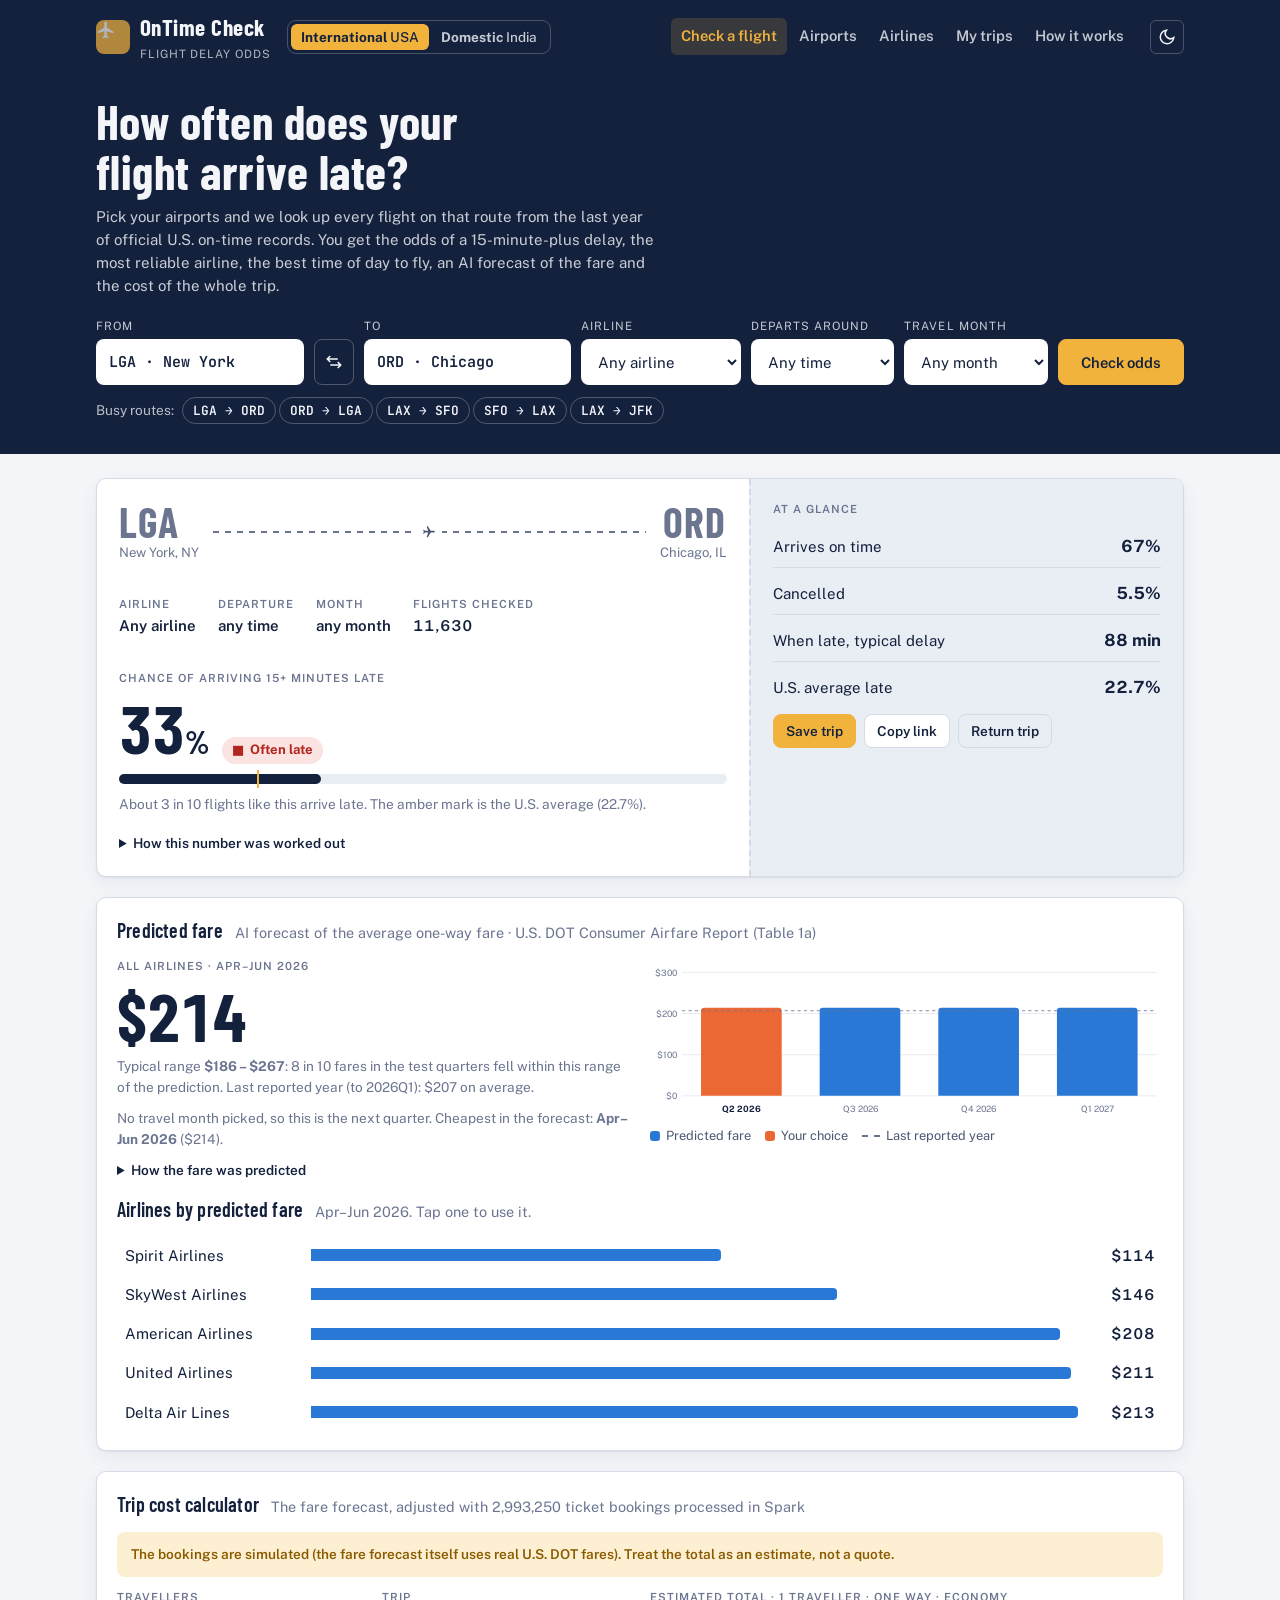
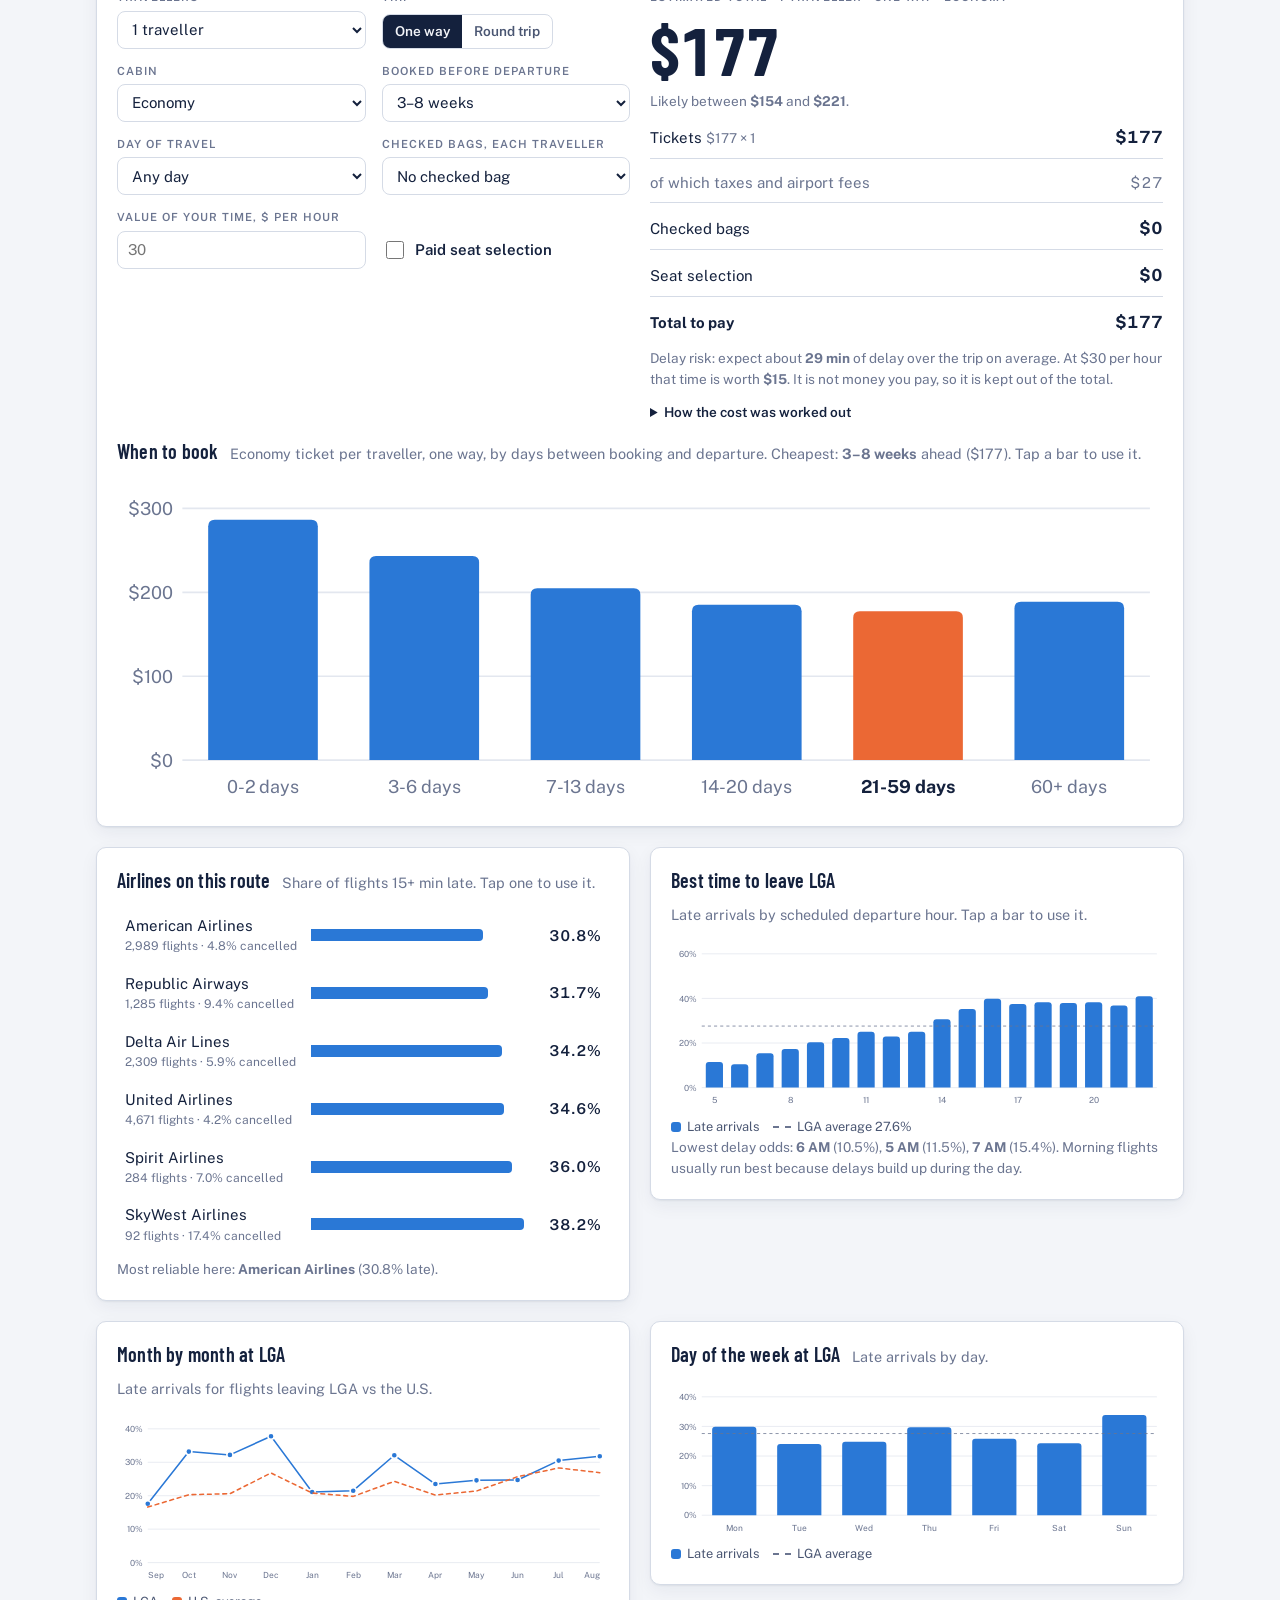
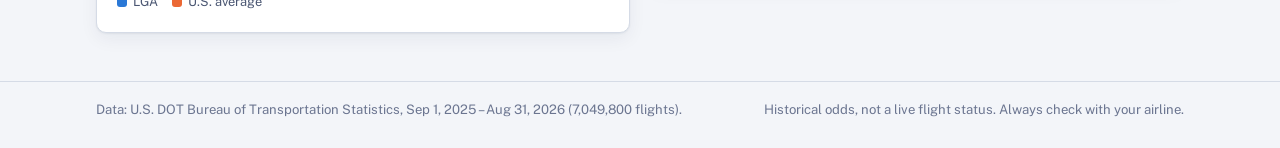
<file: website/index.html>
<!doctype html>
<html lang="en">
<head>
<meta charset="utf-8">
<meta name="viewport" content="width=device-width, initial-scale=1, viewport-fit=cover">
<title>OnTime Check</title>
<meta name="claude:viewport-fit-sides" content="cover">
<meta name="description" content="Check how often your flight arrives late, see a predicted fare, compare airlines on your route and find the best time to fly. International (USA, official BTS records) and Domestic (India) options.">
<link rel="icon" href="data:image/svg+xml,%3Csvg xmlns='http://www.w3.org/2000/svg' viewBox='0 0 32 32'%3E%3Crect width='32' height='32' rx='7' fill='%23f2b33d'/%3E%3Cpath transform='translate(4 4)' d='M21%2016v-2l-8-5V3.5C13%202.67%2012.33%202%2011.5%202S10%202.67%2010%203.5V9l-8%205v2l8-2.5V19l-2%201.5V22l3.5-1%203.5%201v-1.5L13%2019v-5.5l8%202.5z' fill='%2314213d'/%3E%3C/svg%3E">
<link rel="preconnect" href="https://fonts.googleapis.com">
<link rel="preconnect" href="https://fonts.gstatic.com" crossorigin>
<link rel="stylesheet" href="https://fonts.googleapis.com/css2?family=Barlow+Condensed:wght@600;700&family=JetBrains+Mono:wght@500;600&family=Public+Sans:wght@400;600;700&display=swap">
<link rel="stylesheet" href="styles.css">
</head>
<body>
<header class="top">
  <div class="wrap">
    <a class="brand" href="#check" aria-label="OnTime Check home">
      <span class="brand-mark" aria-hidden="true">
        <svg width="20" height="20" viewBox="0 0 24 24" fill="currentColor"><path d="M21 16v-2l-8-5V3.5C13 2.67 12.33 2 11.5 2S10 2.67 10 3.5V9l-8 5v2l8-2.5V19l-2 1.5V22l3.5-1 3.5 1v-1.5L13 19v-5.5l8 2.5z"/></svg>
      </span>
      <div><b>OnTime Check</b><span id="brand-sub">Flight delay odds</span></div>
    </a>
    <div class="ds-switch" id="dataset-switch" role="group" aria-label="Choose flights"></div>
    <nav class="tabs" aria-label="Sections">
      <a href="#check" data-view="check">Check a flight</a>
      <a href="#airports" data-view="airports">Airports</a>
      <a href="#airlines" data-view="airlines">Airlines</a>
      <a href="#trips" data-view="trips">My trips <span class="badge-count" id="trip-count" hidden>0</span></a>
      <a href="#about" data-view="about">How it works</a>
    </nav>
    <button class="icon-btn" id="theme-toggle" type="button" aria-label="Switch light or dark theme" title="Switch theme">
      <svg width="18" height="18" viewBox="0 0 24 24" fill="none" stroke="currentColor" stroke-width="2"><path d="M21 12.8A9 9 0 1 1 11.2 3a7 7 0 0 0 9.8 9.8z"/></svg>
    </button>
  </div>
</header>

<section class="hero" id="hero">
  <div class="wrap">
    <h1>How often does your flight arrive late?</h1>
    <p class="lede" id="hero-lede">Pick your airports and we look up every flight on that route from a year of on-time records.
      You get the odds of a 15-minute-plus delay, the most reliable airline, the best time of day to fly, an AI forecast of the fare and the cost of the whole trip.</p>
    <p class="sim-banner" id="sim-banner" role="note" hidden><b>Simulated data.</b> India's DGCA does not publish flight-by-flight records, so these flights are generated with real airports, airlines and routes, with delay rates calibrated to DGCA on-time figures. Use them as a guide, not as real history.</p>
    <form class="searchbar" id="search" autocomplete="off" novalidate>
      <div class="field from">
        <label for="from">From</label>
        <div class="combo"><input id="from" name="from" placeholder="City or code, e.g. JFK" role="combobox" aria-expanded="false" aria-autocomplete="list" aria-controls="from-list" spellcheck="false"><ul class="combo-list" id="from-list" role="listbox" hidden></ul></div>
      </div>
      <button class="swap" type="button" id="swap" aria-label="Swap origin and destination" title="Swap">
        <svg width="18" height="18" viewBox="0 0 24 24" fill="none" stroke="currentColor" stroke-width="2"><path d="M7 4l-4 4 4 4M3 8h14M17 20l4-4-4-4M21 16H7"/></svg>
      </button>
      <div class="field to">
        <label for="to">To</label>
        <div class="combo"><input id="to" name="to" placeholder="City or code, e.g. LAX" role="combobox" aria-expanded="false" aria-autocomplete="list" aria-controls="to-list" spellcheck="false"><ul class="combo-list" id="to-list" role="listbox" hidden></ul></div>
      </div>
      <div class="field airline opt">
        <label for="airline">Airline</label>
        <select id="airline" name="airline"><option value="">Any airline</option></select>
      </div>
      <div class="field hour opt">
        <label for="hour">Departs around</label>
        <select id="hour" name="hour"><option value="">Any time</option></select>
      </div>
      <div class="field month opt">
        <label for="month">Travel month</label>
        <select id="month" name="month"><option value="">Any month</option></select>
      </div>
      <div class="go"><button class="btn primary" type="submit">Check odds</button></div>
    </form>
    <div class="example-row"><span style="opacity:.75">Busy routes:</span><span id="examples"></span></div>
  </div>
</section>

<main class="wrap" id="app">
  <noscript><div class="panel">This site needs JavaScript turned on.</div></noscript>
  <section id="view-check" data-section="check"></section>
  <section id="view-airports" data-section="airports" hidden></section>
  <section id="view-airlines" data-section="airlines" hidden></section>
  <section id="view-trips" data-section="trips" hidden></section>
  <section id="view-about" data-section="about" hidden></section>
</main>

<footer>
  <div class="wrap">
    <span id="footer-source">Data: U.S. DOT Bureau of Transportation Statistics and simulated Indian domestic flights.</span>
    <span>Historical odds, not a live flight status. Always check with your airline.</span>
  </div>
</footer>

<div class="toast" id="toast" role="status" aria-live="polite" hidden></div>

<script src="data/site-data-usa.js"></script>
<script src="data/site-data-india.js"></script>
<script src="data/price-data-usa.js"></script>
<script src="data/price-data-india.js"></script>
<script src="data/cost-data-usa.js"></script>
<script src="data/cost-data-india.js"></script>
<script src="app.js"></script>
</body>
</html>
</file>
<file: website/styles.css>
/* Layout: a departures-board header band, then one working column of panels.
   Ink-navy + runway-amber identity; chart series use the validated dataviz pair. */
:root {
  --bg: #f3f5f9;
  --surface: #ffffff;
  --surface-2: #e9edf4;
  --ink: #14213d;
  --ink-2: #4a5672;
  --ink-3: #6b7590;
  --line: #d5dbe6;
  --board: #14213d;
  --board-ink: #f3f5f9;
  --amber: #f2b33d;
  --accent: #1f5fbf;
  --accent-ink: #ffffff;
  --series-1: #2a78d6;
  --series-2: #eb6834;
  --grid: #e3e7ef;
  --good: #1d7a46;
  --good-bg: #e2f3e9;
  --warn: #8a5a00;
  --warn-bg: #fdf0d2;
  --bad: #b3261e;
  --bad-bg: #fbe3e1;
  --shadow: 0 1px 2px rgba(20, 33, 61, .06), 0 6px 18px rgba(20, 33, 61, .06);
  --display: "Barlow Condensed", "Arial Narrow", "Roboto Condensed", sans-serif;
  --body: "Public Sans", "Segoe UI", system-ui, -apple-system, sans-serif;
  --mono: "JetBrains Mono", "Cascadia Mono", Consolas, ui-monospace, monospace;
  --radius: 10px;
  color-scheme: light;
}
@media (prefers-color-scheme: dark) {
  :root:not([data-theme="light"]) {
    --bg: #0d1424; --surface: #151f33; --surface-2: #1d2a42; --ink: #e8edf6; --ink-2: #b4bfd3;
    --ink-3: #8c98b0; --line: #2a3853; --board: #0a101d; --board-ink: #e8edf6; --amber: #f5bf57;
    --accent: #5b9bf0; --accent-ink: #0d1424; --series-1: #3987e5; --series-2: #d95926; --grid: #22304a;
    --good: #6fd39a; --good-bg: #133524; --warn: #f5c76b; --warn-bg: #3a2c0c; --bad: #ff8a80;
    --bad-bg: #3d1614; --shadow: 0 1px 2px rgba(0, 0, 0, .3), 0 6px 18px rgba(0, 0, 0, .25);
    color-scheme: dark;
  }
}
:root[data-theme="dark"] {
  --bg: #0d1424; --surface: #151f33; --surface-2: #1d2a42; --ink: #e8edf6; --ink-2: #b4bfd3;
  --ink-3: #8c98b0; --line: #2a3853; --board: #0a101d; --board-ink: #e8edf6; --amber: #f5bf57;
  --accent: #5b9bf0; --accent-ink: #0d1424; --series-1: #3987e5; --series-2: #d95926; --grid: #22304a;
  --good: #6fd39a; --good-bg: #133524; --warn: #f5c76b; --warn-bg: #3a2c0c; --bad: #ff8a80;
  --bad-bg: #3d1614; --shadow: 0 1px 2px rgba(0, 0, 0, .3), 0 6px 18px rgba(0, 0, 0, .25);
  color-scheme: dark;
}

* { box-sizing: border-box; }
[hidden] { display: none !important; }
html { -webkit-text-size-adjust: 100%; }
body {
  margin: 0; background: var(--bg); color: var(--ink);
  font: 15px/1.55 var(--body);
}
body::before {
  content: ""; position: fixed; inset: 0 0 auto; height: env(safe-area-inset-top, 0px);
  z-index: 10; background: var(--board);
}
.wrap {
  max-width: 1120px; margin: 0 auto;
  padding-left: max(16px, env(safe-area-inset-left, 0px));
  padding-right: max(16px, env(safe-area-inset-right, 0px));
}
a { color: var(--accent); }
h1, h2, h3 { font-family: var(--display); font-weight: 600; letter-spacing: .01em; text-wrap: balance; margin: 0; }
h2 { font-size: 1.7rem; line-height: 1.15; }
h3 { font-size: 1.25rem; line-height: 1.2; }
p { margin: 0; }
.code { font-family: var(--mono); font-weight: 600; letter-spacing: .02em; }
.num { font-variant-numeric: tabular-nums; }
.muted { color: var(--ink-3); }
.small { font-size: .85rem; }
:focus-visible { outline: 3px solid var(--amber); outline-offset: 2px; border-radius: 4px; }

/* Header band ---------------------------------------------------------------- */
.top {
  position: sticky; top: env(safe-area-inset-top, 0px); z-index: 5;
  background: var(--board); color: var(--board-ink);
}
.top .wrap { display: flex; align-items: center; gap: 16px; padding-block: 10px; flex-wrap: wrap; }
.brand { display: flex; align-items: center; gap: 10px; color: inherit; text-decoration: none; }
.ds-switch {
  display: inline-flex; margin-right: auto; padding: 3px; gap: 2px; border-radius: 9px;
  border: 1px solid rgba(255, 255, 255, .22);
}
.ds-switch button {
  border: 0; background: transparent; color: var(--board-ink); opacity: .8; padding: 5px 10px; border-radius: 6px;
  font: 500 .85rem var(--body); cursor: pointer; white-space: nowrap;
}
.ds-switch button b { font-weight: 700; }
.ds-switch button:hover { opacity: 1; }
.ds-switch button[aria-pressed="true"] { background: var(--amber); color: #14213d; opacity: 1; }
.sim-banner {
  margin-top: 12px; max-width: 70ch; padding: 10px 14px; border-radius: 8px; font-size: .88rem;
  background: rgba(242, 179, 61, .14); border: 1px solid rgba(242, 179, 61, .45); color: var(--board-ink);
}
.sim-banner b { color: var(--amber); }
.brand-mark {
  width: 34px; height: 34px; border-radius: 8px; background: var(--amber); color: #14213d;
  display: grid; place-items: center; flex: none;
}
.brand b { font-family: var(--display); font-size: 1.45rem; font-weight: 700; letter-spacing: .02em; }
.brand span { display: block; font-size: .72rem; color: var(--board-ink); opacity: .7; letter-spacing: .08em; text-transform: uppercase; }
nav.tabs { display: flex; gap: 2px; flex-wrap: wrap; }
nav.tabs a {
  color: var(--board-ink); opacity: .78; text-decoration: none; padding: 7px 10px; border-radius: 6px;
  font-weight: 600; font-size: .92rem;
}
nav.tabs a:hover { opacity: 1; background: rgba(255, 255, 255, .08); }
nav.tabs a[aria-current="page"] { opacity: 1; background: rgba(242, 179, 61, .16); color: var(--amber); }
.icon-btn {
  background: transparent; border: 1px solid rgba(255, 255, 255, .22); color: var(--board-ink);
  border-radius: 6px; width: 34px; height: 34px; display: grid; place-items: center; cursor: pointer;
}
.badge-count {
  display: inline-block; min-width: 18px; padding: 0 5px; margin-left: 4px; border-radius: 9px;
  background: var(--amber); color: #14213d; font-size: .72rem; line-height: 18px; text-align: center;
}

/* Hero / search board -------------------------------------------------------- */
.hero { background: var(--board); color: var(--board-ink); padding-block: 22px 30px; }
.hero h1 { font-size: clamp(2rem, 5vw, 3rem); line-height: 1.05; font-weight: 700; max-width: 22ch; }
.hero p.lede { margin-top: 8px; max-width: 62ch; opacity: .82; }
.searchbar {
  margin-top: 20px; display: grid; gap: 10px;
  grid-template-columns: minmax(0, 1.3fr) auto minmax(0, 1.3fr) minmax(0, 1fr) minmax(0, .9fr) minmax(0, .9fr) auto;
  align-items: end;
}
.field { display: grid; gap: 4px; min-width: 0; }
.field label { font-size: .72rem; text-transform: uppercase; letter-spacing: .09em; opacity: .8; }
.hero .field input, .hero .field select {
  width: 100%; height: 46px; border-radius: 8px; border: 1px solid transparent;
  background: var(--surface); color: var(--ink); padding: 0 12px; font: inherit;
}
.hero .field input { font-family: var(--mono); font-weight: 600; }
.swap {
  height: 46px; width: 40px; border-radius: 8px; border: 1px solid rgba(255, 255, 255, .25);
  background: transparent; color: var(--board-ink); cursor: pointer; display: grid; place-items: center;
}
.btn {
  height: 42px; padding: 0 16px; border-radius: 8px; border: 1px solid var(--line); background: var(--surface);
  color: var(--ink); font: 600 .92rem var(--body); cursor: pointer; display: inline-flex; align-items: center; gap: 8px;
  text-decoration: none; white-space: nowrap;
}
.btn:hover { border-color: var(--ink-3); }
.btn.primary { background: var(--amber); border-color: var(--amber); color: #14213d; }
.btn.primary:hover { filter: brightness(1.05); }
.btn.small { height: 34px; padding: 0 12px; font-size: .85rem; }
.btn.ghost { background: transparent; }
.hero .btn.primary { height: 46px; padding: 0 22px; }
.example-row { margin-top: 12px; display: flex; gap: 8px; flex-wrap: wrap; align-items: center; font-size: .85rem; }
.chip {
  border: 1px solid rgba(255, 255, 255, .25); color: var(--board-ink); background: transparent;
  border-radius: 999px; padding: 4px 10px; font: 600 .8rem var(--mono); cursor: pointer;
}
.chip:hover { border-color: var(--amber); color: var(--amber); }

/* Combobox */
.combo { position: relative; }
.combo-list {
  position: absolute; z-index: 20; left: 0; right: 0; top: calc(100% + 4px); margin: 0; padding: 4px;
  list-style: none; background: var(--surface); color: var(--ink); border: 1px solid var(--line);
  border-radius: 8px; box-shadow: var(--shadow); max-height: 300px; overflow: auto; min-width: 240px;
}
.combo-list li { padding: 7px 9px; border-radius: 6px; cursor: pointer; display: flex; gap: 10px; align-items: baseline; }
.combo-list li[aria-selected="true"], .combo-list li:hover { background: var(--surface-2); }
.combo-list li .code { min-width: 3.2ch; }
.combo-list li small { color: var(--ink-3); margin-left: auto; white-space: nowrap; }

/* Main ------------------------------------------------------------------------ */
main { padding-block: 24px 48px; display: grid; gap: 20px; }
main > section { min-width: 0; display: grid; gap: 20px; }
#airport-detail, #airline-detail { min-width: 0; }
.panel {
  background: var(--surface); border: 1px solid var(--line); border-radius: var(--radius);
  padding: 20px; min-width: 0; box-shadow: var(--shadow);
}
.panel-head { display: flex; align-items: baseline; gap: 12px; flex-wrap: wrap; margin-bottom: 14px; }
.panel-head p { color: var(--ink-3); font-size: .9rem; }
.panel-head .spacer { margin-left: auto; }
.grid-2 { align-items: start; display: grid; grid-template-columns: repeat(2, minmax(0, 1fr)); gap: 20px; }
.grid-3 { display: grid; grid-template-columns: repeat(3, minmax(0, 1fr)); gap: 20px; }

/* Boarding-pass result */
.pass { display: grid; grid-template-columns: minmax(0, 1.5fr) minmax(0, 1fr); padding: 0; overflow: hidden; }
.pass-main { padding: 22px; display: grid; gap: 18px; align-content: start; min-width: 0; }
.pass-stub {
  padding: 22px; border-left: 2px dashed var(--line); background: var(--surface-2);
  display: grid; gap: 14px; align-content: start; min-width: 0;
}
.route-line { display: flex; align-items: center; gap: 14px; flex-wrap: wrap; }
.route-line .ap { display: grid; }
.route-line .ap .code { font-size: 2.6rem; line-height: 1; font-family: var(--display); font-weight: 700; letter-spacing: .03em; }
.route-line .ap span { font-size: .82rem; color: var(--ink-3); max-width: 22ch; }
.route-line .plane { flex: 1; min-width: 60px; height: 2px; background: repeating-linear-gradient(90deg, var(--ink-3) 0 6px, transparent 6px 12px); position: relative; }
.route-line .plane svg { position: absolute; left: 50%; top: 50%; background: var(--surface); padding: 6px 0; color: var(--ink-2); }
.meta-row { display: flex; gap: 22px; flex-wrap: wrap; }
.meta-row div { display: grid; }
.meta-row dt, .label {
  font-size: .7rem; text-transform: uppercase; letter-spacing: .09em; color: var(--ink-3); font-weight: 600;
}
.meta-row dd { margin: 0; font-weight: 600; }
.big-figure { display: flex; align-items: baseline; gap: 12px; flex-wrap: wrap; }
.big-figure .value { font-family: var(--display); font-size: 4.2rem; font-weight: 700; line-height: .9; }
.big-figure .value small { font-size: 2rem; }
.status {
  display: inline-flex; align-items: center; gap: 6px; padding: 3px 10px; border-radius: 999px;
  font-weight: 700; font-size: .82rem;
}
.status.good { color: var(--good); background: var(--good-bg); }
.status.warn { color: var(--warn); background: var(--warn-bg); }
.status.bad { color: var(--bad); background: var(--bad-bg); }
.meter { height: 10px; border-radius: 5px; background: var(--surface-2); position: relative; overflow: visible; }
.pass-stub .meter { background: var(--surface); }
.meter i { position: absolute; inset: 0 auto 0 0; border-radius: 5px; background: var(--ink); }
.meter b { position: absolute; top: -4px; bottom: -4px; width: 2px; background: var(--amber); }
.stat-list { display: grid; gap: 12px; }
.stat-list div { display: flex; justify-content: space-between; gap: 12px; align-items: baseline; border-bottom: 1px solid var(--line); padding-bottom: 8px; }
.stat-list div:last-child { border-bottom: 0; padding-bottom: 0; }
.stat-list strong { font-variant-numeric: tabular-nums; font-size: 1.05rem; }
.actions { display: flex; gap: 8px; flex-wrap: wrap; }
.explain { font-size: .85rem; color: var(--ink-2); }
.explain summary { cursor: pointer; font-weight: 600; color: var(--ink); }
.explain ol { margin: 8px 0 0; padding-left: 20px; display: grid; gap: 4px; }

/* Ranked bar list */
.bars { display: grid; gap: 4px; }
.bar-row {
  display: grid; grid-template-columns: minmax(0, 11rem) minmax(0, 1fr) 4.2rem; gap: 10px; align-items: center;
  padding: 6px 8px; border-radius: 6px; background: transparent; border: 0; color: inherit; font: inherit; text-align: left;
}
button.bar-row { cursor: pointer; }
button.bar-row:hover, .bar-row.active { background: var(--surface-2); }
.bar-row .name { overflow: hidden; text-overflow: ellipsis; white-space: nowrap; }
.bar-row .track { height: 12px; position: relative; }
.bar-row .track i { position: absolute; inset: 0 auto 0 0; border-radius: 0 4px 4px 0; background: var(--series-1); min-width: 2px; }
.bar-row.active .track i { background: var(--series-2); }
.bar-row .val { text-align: right; font-variant-numeric: tabular-nums; font-weight: 600; }
.bar-row .sub { font-size: .75rem; color: var(--ink-3); display: block; white-space: normal; }

/* Charts */
.chart { position: relative; }
.chart svg { display: block; width: 100%; height: auto; overflow: visible; }
.chart text { fill: var(--ink-3); font: 11px var(--body); }
.chart .tick line { stroke: var(--grid); }
.chart .ref { stroke: var(--ink-3); stroke-dasharray: 4 4; }
.chart .ref-label { fill: var(--ink-2); font-weight: 600; }
.chart .hit { fill: transparent; cursor: pointer; }
.tooltip {
  position: absolute; pointer-events: none; z-index: 4; background: var(--ink); color: var(--bg);
  padding: 6px 9px; border-radius: 6px; font-size: .8rem; white-space: nowrap; transform: translate(-50%, calc(-100% - 10px));
}
.legend { display: flex; gap: 14px; flex-wrap: wrap; font-size: .8rem; color: var(--ink-2); margin-top: 8px; }
.legend span { display: inline-flex; align-items: center; gap: 6px; }
.legend i { width: 10px; height: 10px; border-radius: 3px; display: inline-block; }
.legend i.dash { width: 18px; height: 0; border-radius: 0; border-top: 2px dashed var(--ink-3); }

/* Tables */
.table-wrap { overflow-x: auto; }
table { width: 100%; border-collapse: collapse; font-size: .9rem; }
th, td { padding: 8px 10px; text-align: left; border-bottom: 1px solid var(--line); white-space: nowrap; }
th { font-size: .72rem; text-transform: uppercase; letter-spacing: .08em; color: var(--ink-3); font-weight: 700; }
th button { all: unset; cursor: pointer; }
th button:focus-visible { outline: 3px solid var(--amber); }
td.n, th.n { text-align: right; font-variant-numeric: tabular-nums; }
tbody tr.clickable { cursor: pointer; }
tbody tr.clickable:hover { background: var(--surface-2); }
.toolbar { display: flex; gap: 10px; flex-wrap: wrap; align-items: center; margin-bottom: 12px; }
/* Trip cost calculator */
.cost-form { display: grid; grid-template-columns: repeat(2, minmax(0, 1fr)); gap: 14px 16px; align-content: start; }
.cost-form .field label, .cost-form .field-label { font-size: .7rem; text-transform: uppercase; letter-spacing: .09em; color: var(--ink-3); font-weight: 600; opacity: 1; }
.cost-form .seg { justify-self: start; }
.cost-form .check { display: flex; align-items: center; gap: 8px; align-self: end; min-height: 38px; font-weight: 600; cursor: pointer; }
.cost-form .check input { width: 18px; height: 18px; accent-color: var(--ink); }
@media (max-width: 420px) { .cost-form { grid-template-columns: minmax(0, 1fr); } }

.toolbar input, .toolbar select, .panel select, .panel input[type="search"], .panel input[type="number"] {
  height: 38px; border-radius: 8px; border: 1px solid var(--line); background: var(--surface); color: var(--ink);
  padding: 0 10px; font: inherit; min-width: 0;
}
.seg { display: inline-flex; border: 1px solid var(--line); border-radius: 8px; overflow: hidden; }
.seg button { border: 0; background: transparent; color: var(--ink-2); padding: 7px 12px; font: 600 .85rem var(--body); cursor: pointer; }
.seg button[aria-pressed="true"] { background: var(--ink); color: var(--bg); }

/* KPI tiles (airport detail only) */
.tiles { display: grid; grid-template-columns: repeat(4, minmax(0, 1fr)); gap: 12px; }
.tile { border: 1px solid var(--line); border-radius: 8px; padding: 12px 14px; display: grid; gap: 2px; }
.tile strong { font-family: var(--display); font-size: 1.9rem; line-height: 1.1; font-variant-numeric: tabular-nums; }

/* Saved trips */
.trips { display: grid; grid-template-columns: repeat(auto-fill, minmax(260px, 1fr)); gap: 14px; }
.trip-card { border: 1px solid var(--line); border-radius: 10px; padding: 16px; display: grid; gap: 10px; background: var(--surface); }
.trip-card .route { font-family: var(--display); font-size: 1.8rem; font-weight: 700; letter-spacing: .03em; }
.empty { text-align: center; padding: 36px 16px; color: var(--ink-2); display: grid; gap: 12px; justify-items: center; }

.notice { border-radius: 8px; padding: 12px 14px; background: var(--warn-bg); color: var(--warn); font-weight: 600; }
.prose { max-width: 68ch; display: grid; gap: 12px; }
.prose ul { margin: 0; padding-left: 20px; display: grid; gap: 6px; }
.toast {
  position: fixed; left: 50%; bottom: calc(20px + env(safe-area-inset-bottom, 0px)); transform: translateX(-50%);
  background: var(--ink); color: var(--bg); padding: 10px 16px; border-radius: 8px; font-weight: 600; z-index: 30;
  box-shadow: var(--shadow);
}
footer { border-top: 1px solid var(--line); padding-block: 18px 28px; color: var(--ink-3); font-size: .82rem; }
footer .wrap { display: flex; gap: 12px; flex-wrap: wrap; justify-content: space-between; }

@media (max-width: 980px) {
  .searchbar { grid-template-columns: minmax(0, 1fr) auto minmax(0, 1fr); }
  .searchbar .field.airline, .searchbar .go { grid-column: 1 / -1; }
  .searchbar .field.hour { grid-column: 1 / 2; }
  .searchbar .field.month { grid-column: 3 / 4; }
  .searchbar .go .btn { width: 100%; justify-content: center; }
  .pass { grid-template-columns: minmax(0, 1fr); }
  .pass-stub { border-left: 0; border-top: 2px dashed var(--line); }
  .grid-3 { grid-template-columns: minmax(0, 1fr); }
  .tiles { grid-template-columns: repeat(2, minmax(0, 1fr)); }
}
@media (max-width: 720px) {
  .grid-2 { grid-template-columns: minmax(0, 1fr); }
  .searchbar { grid-template-columns: minmax(0, 1fr) minmax(0, 1fr); }
  .searchbar .swap { display: none; }
  .searchbar .field.airline { grid-column: 1 / -1; }
  .searchbar .field.hour { grid-column: 1 / 2; }
  .searchbar .field.month { grid-column: 2 / 3; }
  .bar-row { grid-template-columns: minmax(0, 7.5rem) minmax(0, 1fr) 3.8rem; }
  .big-figure .value { font-size: 3.4rem; }
  .route-line .ap .code { font-size: 2.1rem; }
  nav.tabs { width: 100%; overflow-x: auto; flex-wrap: nowrap; order: 3; }
  .brand { margin-right: auto; }
  .ds-switch { order: 2; margin-right: 0; width: 100%; }
  .ds-switch button { flex: 1; }
  nav.tabs a { white-space: nowrap; }
}
@media (prefers-reduced-motion: no-preference) {
  .meter i, .bar-row .track i { transition: width .35s ease; }
}
</file>
